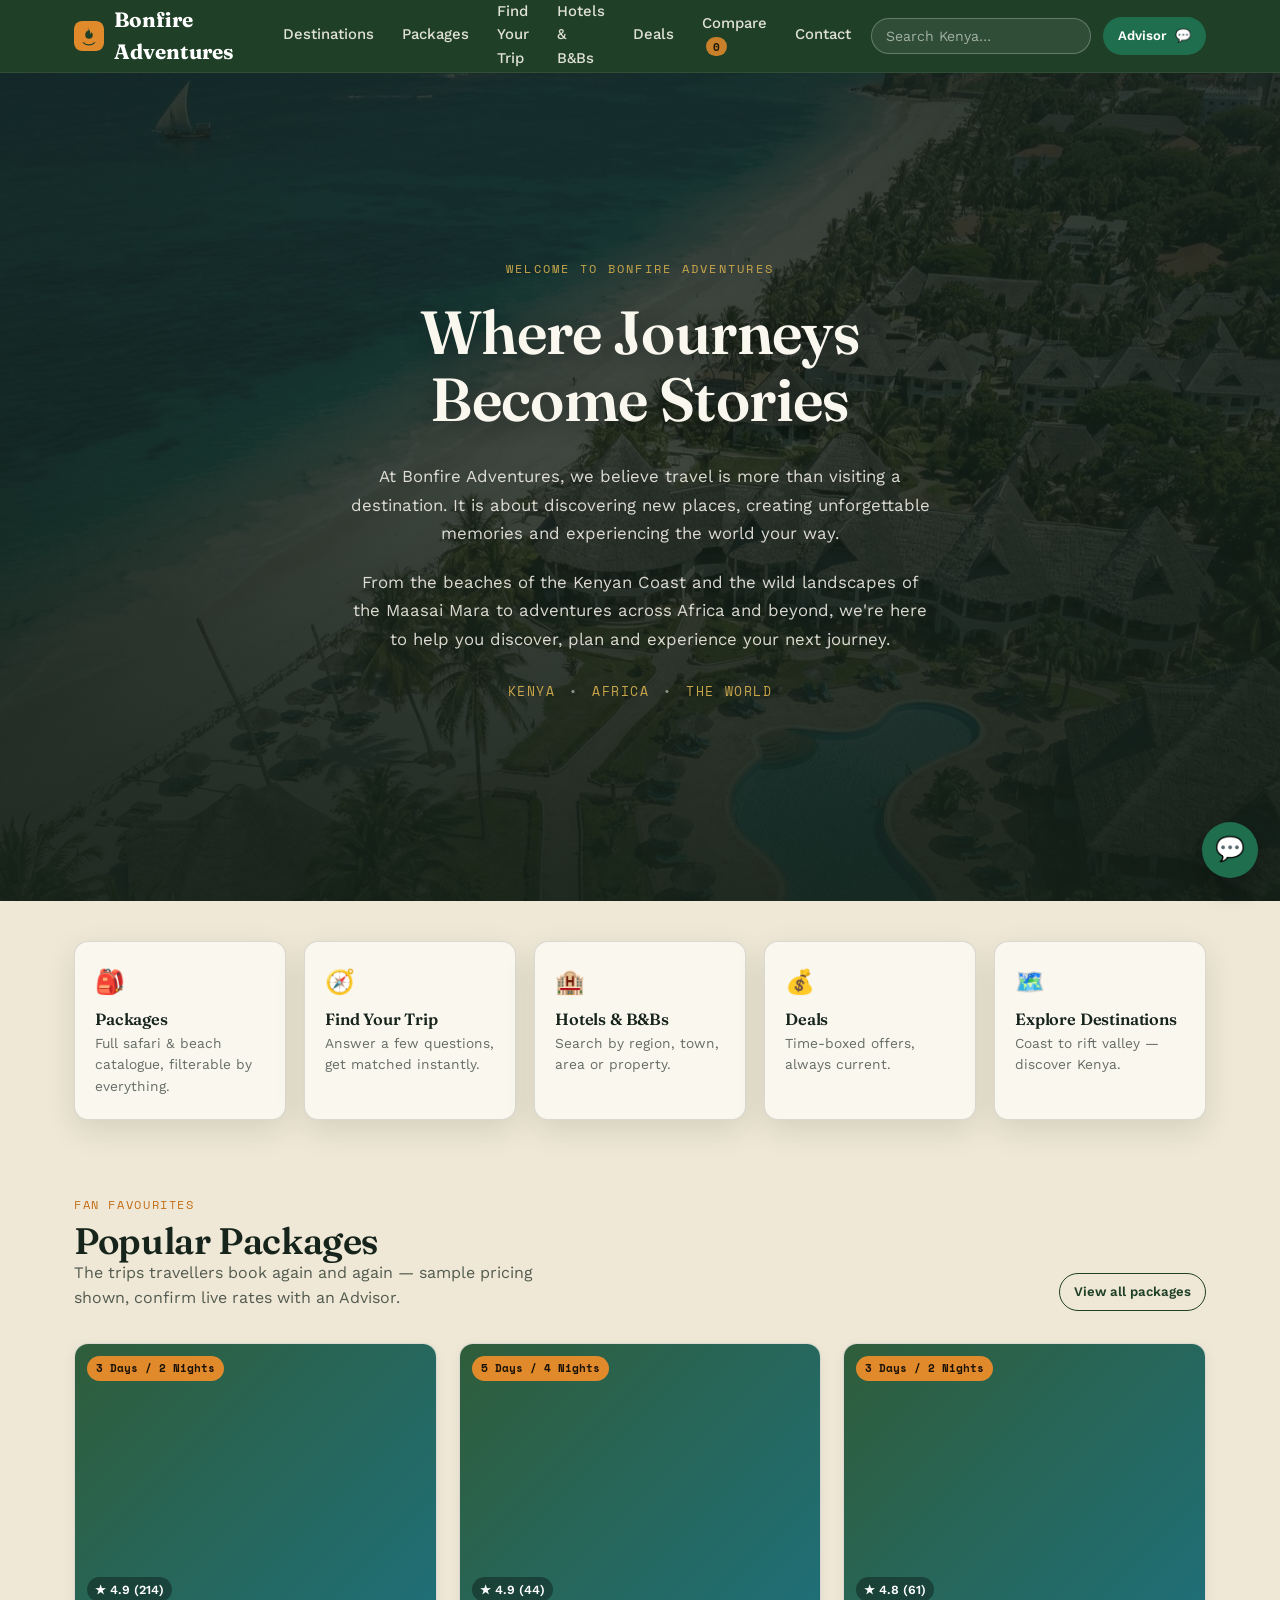
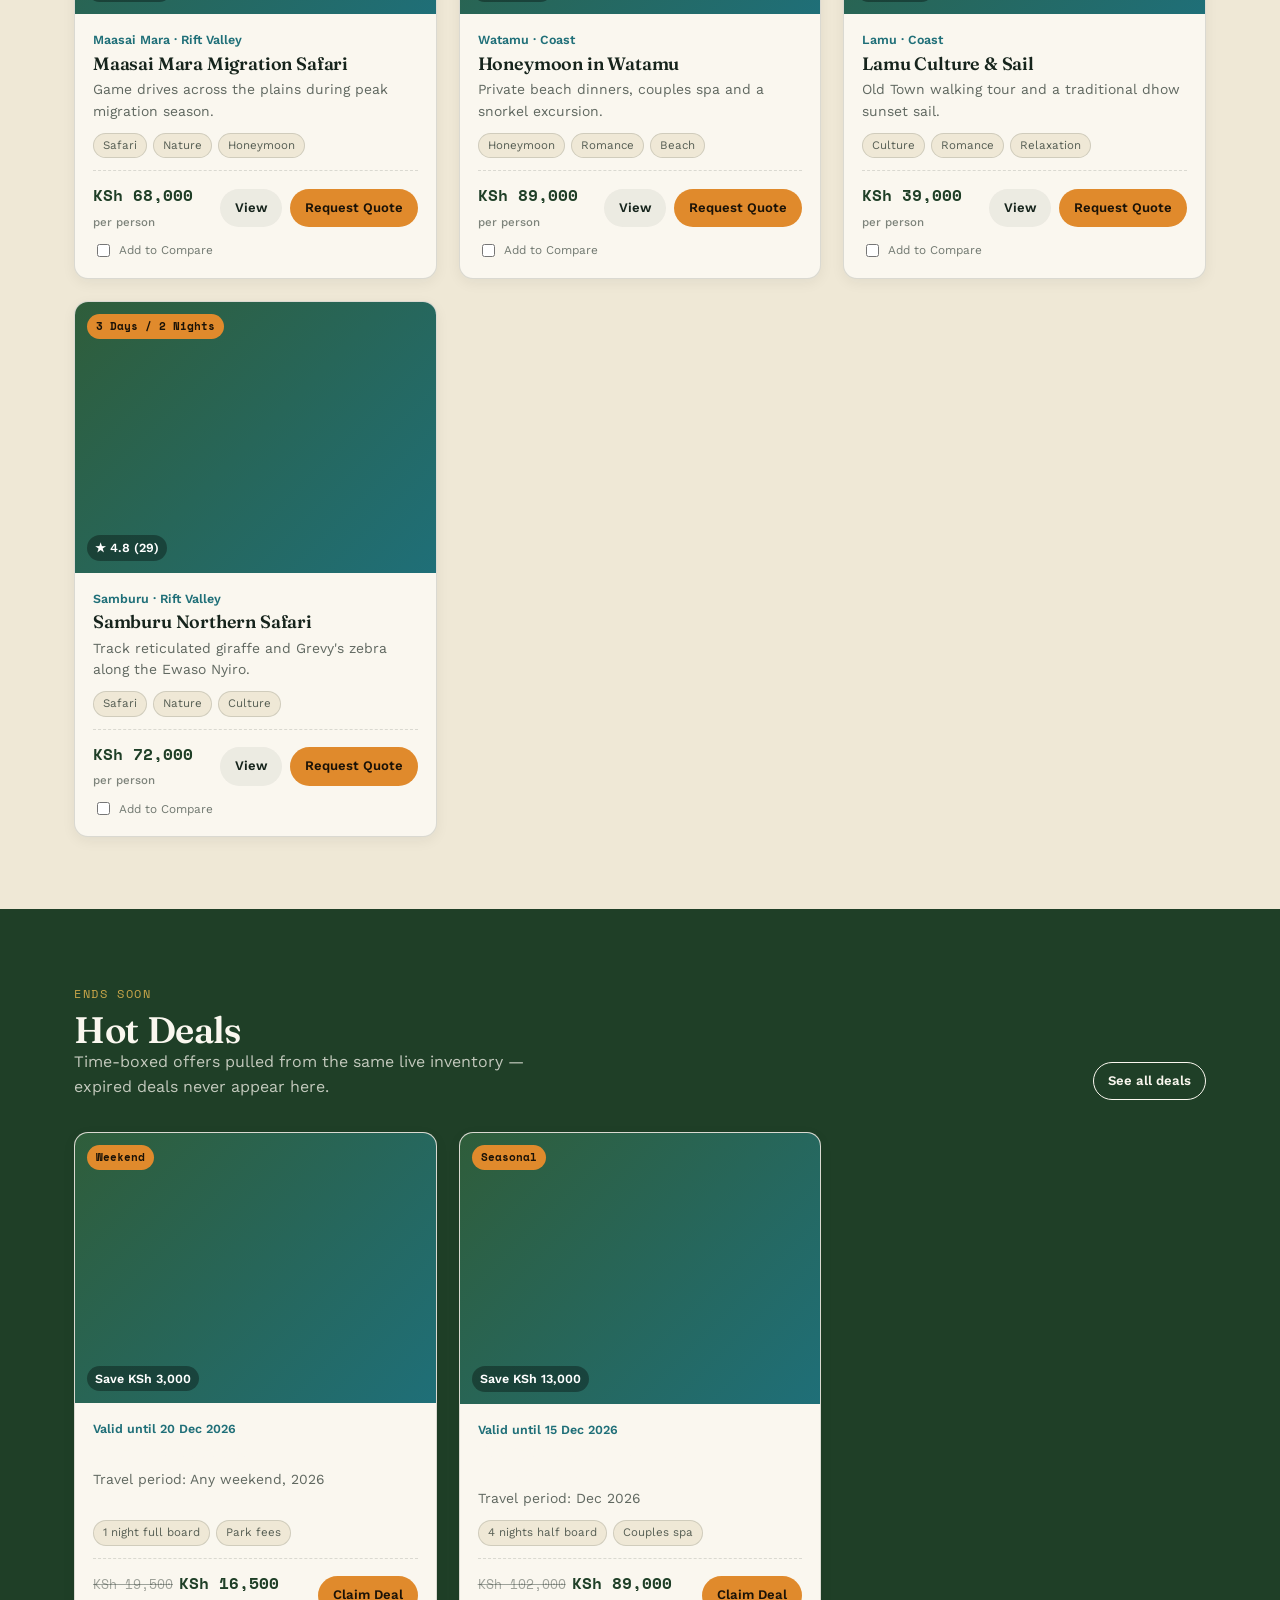
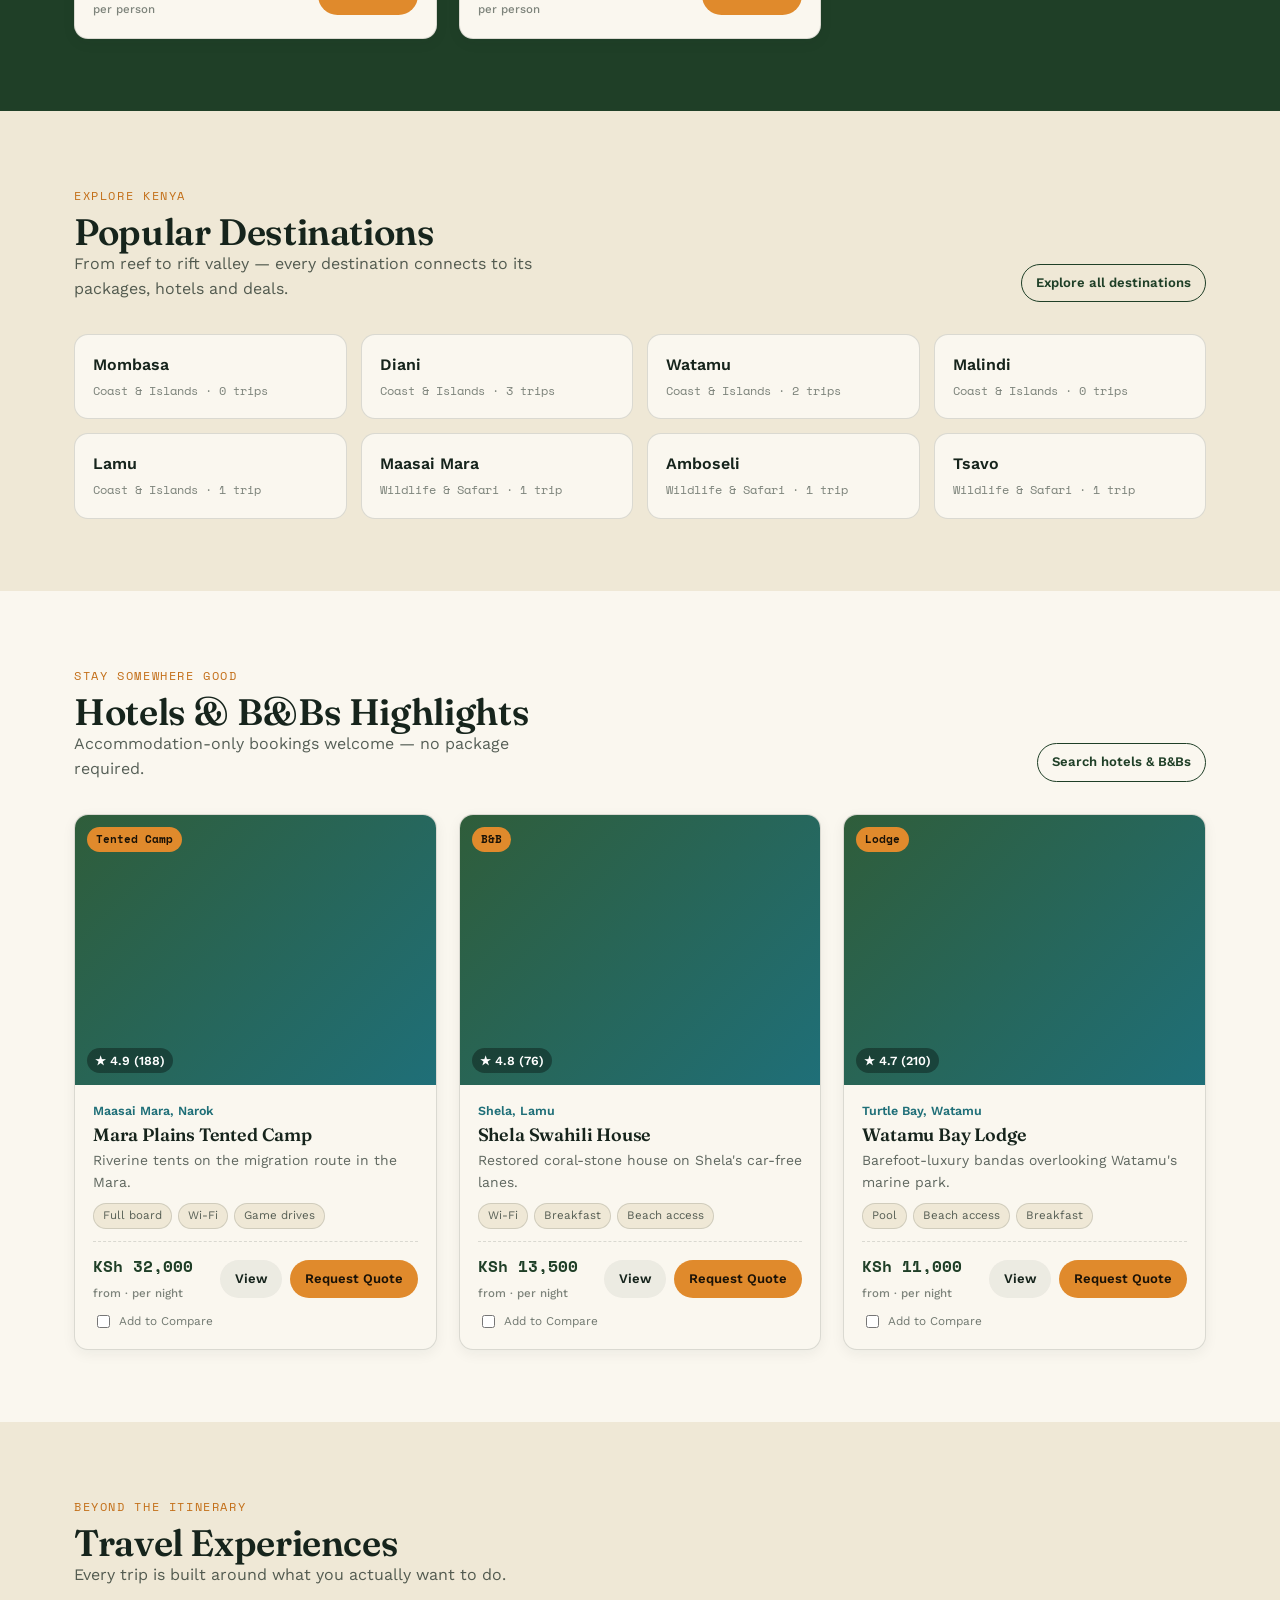
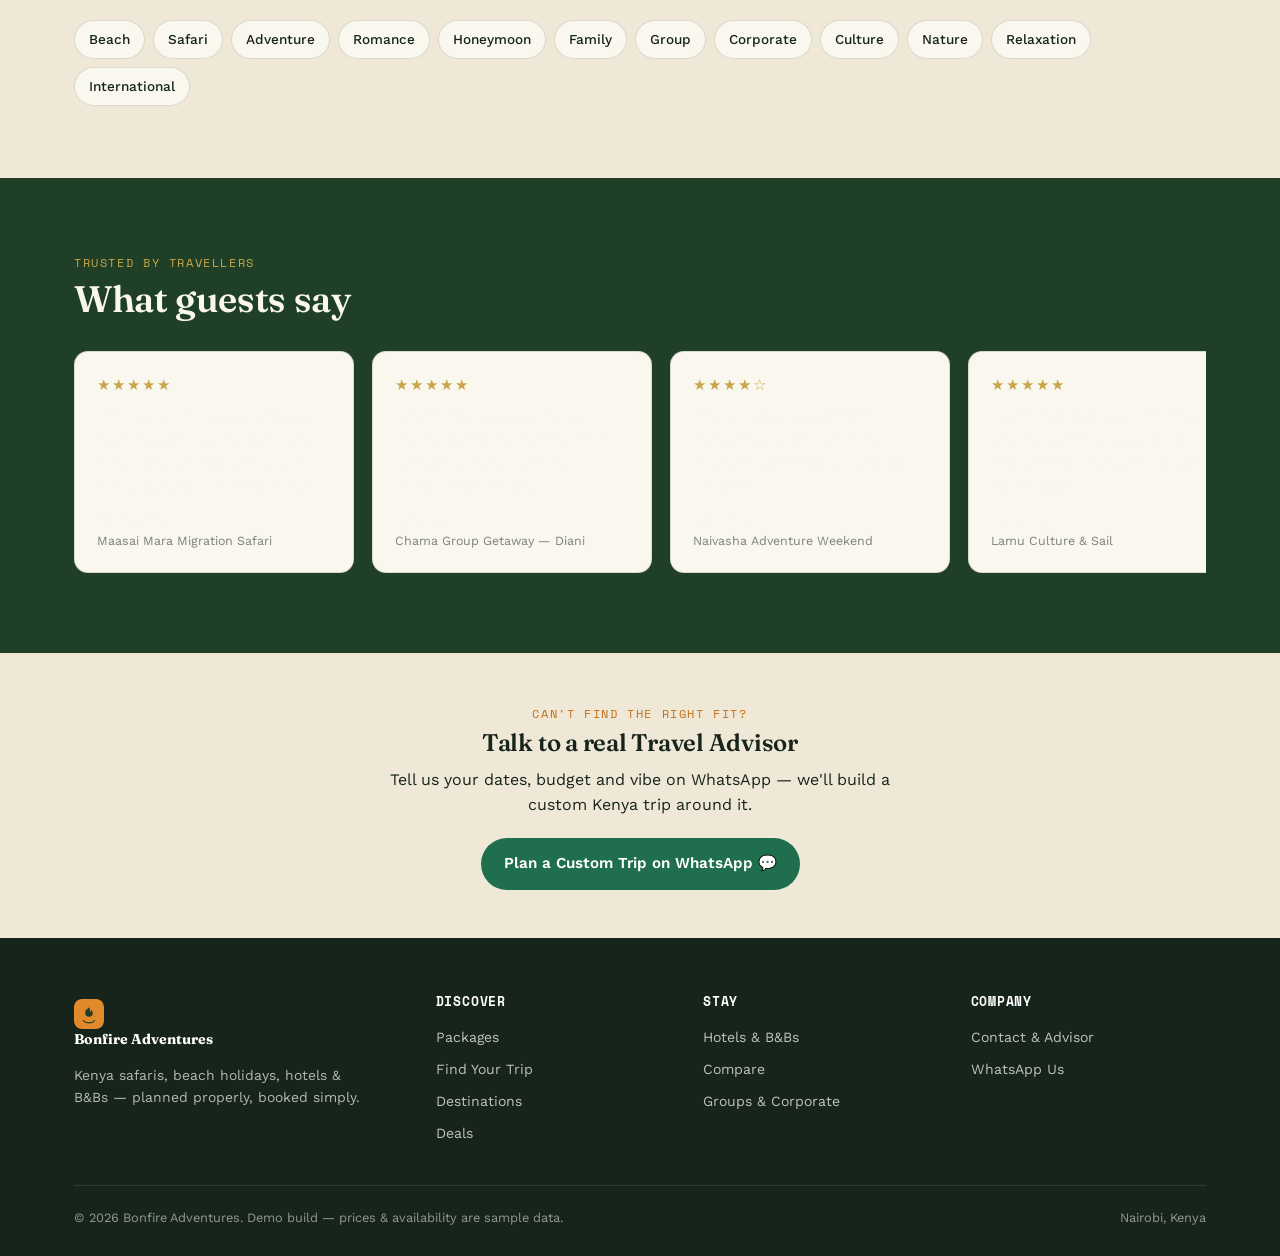
<file: index.html>
<!DOCTYPE html>
<html lang="en">
<head>
<meta charset="UTF-8">
<meta name="viewport" content="width=device-width, initial-scale=1.0">
<title>Bonfire Adventures — Kenya Safaris, Beach Holidays & Hotels</title>
<meta name="description" content="Discover Kenya with Bonfire Adventures — safari packages, beach holidays, hotels &amp; B&amp;Bs, hot deals and a Travel Advisor on WhatsApp. Search by destination, budget or experience.">
<meta property="og:title" content="Bonfire Adventures — Kenya Safaris, Beach Holidays & Hotels">
<meta property="og:description" content="One connected platform to discover Kenya: packages, hotels &amp; B&amp;Bs, deals and a real Travel Advisor.">
<meta property="og:type" content="website">
<link rel="canonical" href="https://example.com/">
<link rel="stylesheet" href="styles.css">
</head>
<body id="page-home">
<a class="skip-link" href="#main">Skip to content</a>

<header class="site-header">
  <div class="container">
    <a class="brand" href="index.html"><img src="assets/logos/bonfire-logo.svg" alt="Bonfire Adventures logo" class="brand-logo"> Bonfire Adventures</a>
    <nav class="main-nav" aria-label="Primary">
      <a href="pages/destinations.html">Destinations</a>
      <a href="pages/packages.html">Packages</a>
      <a href="pages/find-your-trip.html">Find Your Trip</a>
      <a href="pages/hotels.html">Hotels &amp; B&amp;Bs</a>
      <a href="pages/deals.html">Deals</a>
      <a href="pages/compare.html">Compare <span class="compare-badge" data-compare-count>0</span></a>
      <a href="pages/contact.html">Contact</a>
    </nav>
    <div class="header-actions">
      <div class="header-search">
        <input type="search" placeholder="Search Kenya…" aria-label="Global search" data-global-search>
        <div class="gs-results" hidden data-global-search-results></div>
      </div>
      <a class="btn btn-whatsapp btn-sm" data-whatsapp data-message="Hi, I'd like to speak with a Travel Advisor." target="_blank" rel="noopener"><span class="long">Advisor</span> 💬</a>
      <button class="nav-toggle" aria-label="Toggle menu" aria-expanded="false">☰</button>
    </div>
  </div>
</header>

<main id="main">

  <section class="hero" id="hero">
    <div class="hero-carousel" data-hero-carousel aria-hidden="true">
      <div class="hero-slide is-active" style="background-image:url('assets/images/hero/mombasa-05-aerial.jpg')"></div>
      <div class="hero-slide" style="background-image:url('assets/images/hero/coast-02-palms-beach.jpg')"></div>
      <div class="hero-slide" style="background-image:url('assets/images/hero/coast-01-camel.jpg')"></div>
      <div class="hero-slide" style="background-image:url('assets/images/hero/lamu-03-oldtown.jpg')"></div>
      <div class="hero-slide" style="background-image:url('assets/images/hero/coast-04-villa.jpg')"></div>
      <div class="hero-slide" style="background-image:url('assets/images/hero/coast-06-pool.jpg')"></div>
      <div class="hero-slide" style="background-image:url('assets/images/hero/mombasa-07-tusks.jpg')"></div>
    </div>
    <div class="hero-overlay"></div>

    <div class="container hero-intro">
      <p class="hero-kicker">Welcome to Bonfire Adventures</p>
      <h1 class="hero-headline">Where Journeys<br>Become Stories</h1>
      <p class="hero-copy">
        At Bonfire Adventures, we believe travel is more than visiting a destination.
        It is about discovering new places, creating unforgettable memories and
        experiencing the world your way.
      </p>
      <p class="hero-copy">
        From the beaches of the Kenyan Coast and the wild landscapes of the Maasai
        Mara to adventures across Africa and beyond, we're here to help you
        discover, plan and experience your next journey.
      </p>
      <p class="hero-tagline">Kenya <span>&bull;</span> Africa <span>&bull;</span> The World</p>
    </div>
  </section>

  <div class="container">
    <div class="cta-grid cta-grid--five">
      <a class="cta-card" href="pages/packages.html"><div class="icon">🎒</div><h3>Packages</h3><p>Full safari &amp; beach catalogue, filterable by everything.</p></a>
      <a class="cta-card" href="pages/find-your-trip.html"><div class="icon">🧭</div><h3>Find Your Trip</h3><p>Answer a few questions, get matched instantly.</p></a>
      <a class="cta-card" href="pages/hotels.html"><div class="icon">🏨</div><h3>Hotels &amp; B&amp;Bs</h3><p>Search by region, town, area or property.</p></a>
      <a class="cta-card" href="pages/deals.html"><div class="icon">💰</div><h3>Deals</h3><p>Time-boxed offers, always current.</p></a>
      <a class="cta-card" href="pages/destinations.html"><div class="icon">🗺️</div><h3>Explore Destinations</h3><p>Coast to rift valley — discover Kenya.</p></a>
    </div>
  </div>

  <section class="section">
    <div class="container">
      <div class="section-head">
        <div><span class="eyebrow">Fan favourites</span><h2>Popular Packages</h2><p>The trips travellers book again and again — sample pricing shown, confirm live rates with an Advisor.</p></div>
        <a class="btn btn-outline btn-sm" href="pages/packages.html">View all packages</a>
      </div>
      <div class="card-grid" data-home-packages></div>
    </div>
  </section>

  <section class="section section--deep">
    <div class="container">
      <div class="section-head">
        <div><span class="eyebrow">Ends soon</span><h2>Hot Deals</h2><p>Time-boxed offers pulled from the same live inventory — expired deals never appear here.</p></div>
        <a class="btn btn-outline btn-sm" href="pages/deals.html">See all deals</a>
      </div>
      <div class="card-grid" data-home-deals></div>
    </div>
  </section>

  <section class="section">
    <div class="container">
      <div class="section-head">
        <div><span class="eyebrow">Explore Kenya</span><h2>Popular Destinations</h2><p>From reef to rift valley — every destination connects to its packages, hotels and deals.</p></div>
        <a class="btn btn-outline btn-sm" href="pages/destinations.html">Explore all destinations</a>
      </div>
      <div class="region-grid" data-home-destinations></div>
    </div>
  </section>

  <section class="section" style="background:var(--sand-lt);">
    <div class="container">
      <div class="section-head">
        <div><span class="eyebrow">Stay somewhere good</span><h2>Hotels &amp; B&amp;Bs Highlights</h2><p>Accommodation-only bookings welcome — no package required.</p></div>
        <a class="btn btn-outline btn-sm" href="pages/hotels.html">Search hotels &amp; B&amp;Bs</a>
      </div>
      <div class="card-grid" data-home-hotels></div>
    </div>
  </section>

  <section class="section">
    <div class="container">
      <div class="section-head">
        <div><span class="eyebrow">Beyond the itinerary</span><h2>Travel Experiences</h2><p>Every trip is built around what you actually want to do.</p></div>
      </div>
      <div class="chip-row" data-home-experiences></div>
    </div>
  </section>

  <section class="section section--deep">
    <div class="container">
      <div class="section-head">
        <div><span class="eyebrow">Trusted by travellers</span><h2>What guests say</h2></div>
      </div>
      <div class="review-strip" data-home-reviews></div>
    </div>
  </section>

  <section class="section section--tight">
    <div class="container text-center">
      <span class="eyebrow">Can't find the right fit?</span>
      <h2>Talk to a real Travel Advisor</h2>
      <p style="max-width:52ch;margin:0 auto 20px;">Tell us your dates, budget and vibe on WhatsApp — we'll build a custom Kenya trip around it.</p>
      <a class="btn btn-whatsapp" data-whatsapp data-message="Hi, I'd like help planning a custom Kenya trip." target="_blank" rel="noopener">Plan a Custom Trip on WhatsApp 💬</a>
    </div>
  </section>

</main>

<footer class="site-footer">
  <div class="container">
    <div class="footer-grid">
      <div>
        <a class="brand" href="index.html" style="color:#fff;margin-bottom:10px;"><img src="assets/logos/bonfire-logo.svg" alt="Bonfire Adventures logo" class="brand-logo"> Bonfire Adventures</a>
        <p style="font-size:.87rem;max-width:32ch;color:rgba(250,247,239,.7);">Kenya safaris, beach holidays, hotels &amp; B&amp;Bs — planned properly, booked simply.</p>
      </div>
      <div>
        <h4>Discover</h4>
        <a href="pages/packages.html">Packages</a>
        <a href="pages/find-your-trip.html">Find Your Trip</a>
        <a href="pages/destinations.html">Destinations</a>
        <a href="pages/deals.html">Deals</a>
      </div>
      <div>
        <h4>Stay</h4>
        <a href="pages/hotels.html">Hotels &amp; B&amp;Bs</a>
        <a href="pages/compare.html">Compare</a>
        <a href="pages/find-your-trip.html">Groups &amp; Corporate</a>
      </div>
      <div>
        <h4>Company</h4>
        <a href="pages/contact.html">Contact &amp; Advisor</a>
        <a data-whatsapp data-message="Hi, I have a question about Bonfire Adventures." target="_blank" rel="noopener" href="#">WhatsApp Us</a>
      </div>
    </div>
    <div class="footer-bottom">
      <span>© <span data-year></span> Bonfire Adventures. Demo build — prices &amp; availability are sample data.</span>
      <span>Nairobi, Kenya</span>
    </div>
  </div>
</footer>

<a class="fab-whatsapp" data-whatsapp data-message="Hi, I'd like help planning a trip." target="_blank" rel="noopener" aria-label="Chat on WhatsApp">💬</a>

<script src="data.js"></script>
<script src="script.js"></script>
<script>
  (function () {
    // popular packages: top rated, 4 items
    var popular = BONFIRE_DATA.PACKAGES.slice().sort(function (a, b) { return b.rating - a.rating; }).slice(0, 4);
    document.querySelector('[data-home-packages]').innerHTML = popular.map(Bonfire.packageCardHTML).join('');

    // hot deals: active only, 3 items
    var deals = BONFIRE_DATA.getActiveDeals().slice(0, 3);
    document.querySelector('[data-home-deals]').innerHTML = deals.map(Bonfire.dealCardHTML).join('');

    // popular destinations: 8 tiles
    var destWrap = document.querySelector('[data-home-destinations]');
    BONFIRE_DATA.DESTINATIONS.slice(0, 8).forEach(function (d) {
      var count = BONFIRE_DATA.PACKAGES.filter(function (p) { return p.destinationId === d.id; }).length;
      var a = document.createElement('a');
      a.className = 'region-tile'; a.href = 'pages/destinations.html?id=' + d.id;
      a.innerHTML = d.name + '<span class="count">' + d.category + ' · ' + count + ' trip' + (count === 1 ? '' : 's') + '</span>';
      destWrap.appendChild(a);
    });

    // hotel highlights: top rated, 3 items
    var hotels = BONFIRE_DATA.HOTELS.slice().sort(function (a, b) { return b.rating - a.rating; }).slice(0, 3);
    document.querySelector('[data-home-hotels]').innerHTML = hotels.map(Bonfire.hotelCardHTML).join('');

    // experiences chip row (links into find-your-trip)
    var expWrap = document.querySelector('[data-home-experiences]');
    BONFIRE_DATA.EXPERIENCES.forEach(function (e) {
      var a = document.createElement('a');
      a.className = 'chip'; a.href = 'pages/find-your-trip.html?experience=' + encodeURIComponent(e);
      a.textContent = e;
      expWrap.appendChild(a);
    });

    // reviews
    document.querySelector('[data-home-reviews]').innerHTML = BONFIRE_DATA.REVIEWS.map(Bonfire.reviewCardHTML).join('');

    Bonfire.initWhatsAppButtons();

    // hero destination photo carousel — fade transition, autoplay, swipe support
    (function heroCarousel() {
      var track = document.querySelector('[data-hero-carousel]');
      if (!track) return;
      var slides = Array.prototype.slice.call(track.querySelectorAll('.hero-slide'));
      if (slides.length < 2) return;
      var current = 0;
      var timer = null;
      var INTERVAL = 5000;

      function goTo(index) {
        slides[current].classList.remove('is-active');
        current = (index + slides.length) % slides.length;
        slides[current].classList.add('is-active');
      }
      function next() { goTo(current + 1); }
      function restart() {
        if (timer) clearInterval(timer);
        timer = setInterval(next, INTERVAL);
      }
      restart();

      // touch/swipe support
      var startX = null;
      track.addEventListener('touchstart', function (e) { startX = e.touches[0].clientX; }, { passive: true });
      track.addEventListener('touchend', function (e) {
        if (startX === null) return;
        var diff = e.changedTouches[0].clientX - startX;
        if (Math.abs(diff) > 40) {
          diff < 0 ? goTo(current + 1) : goTo(current - 1);
          restart();
        }
        startX = null;
      }, { passive: true });
    })();
  })();
</script>
</body>
</html>
</file>
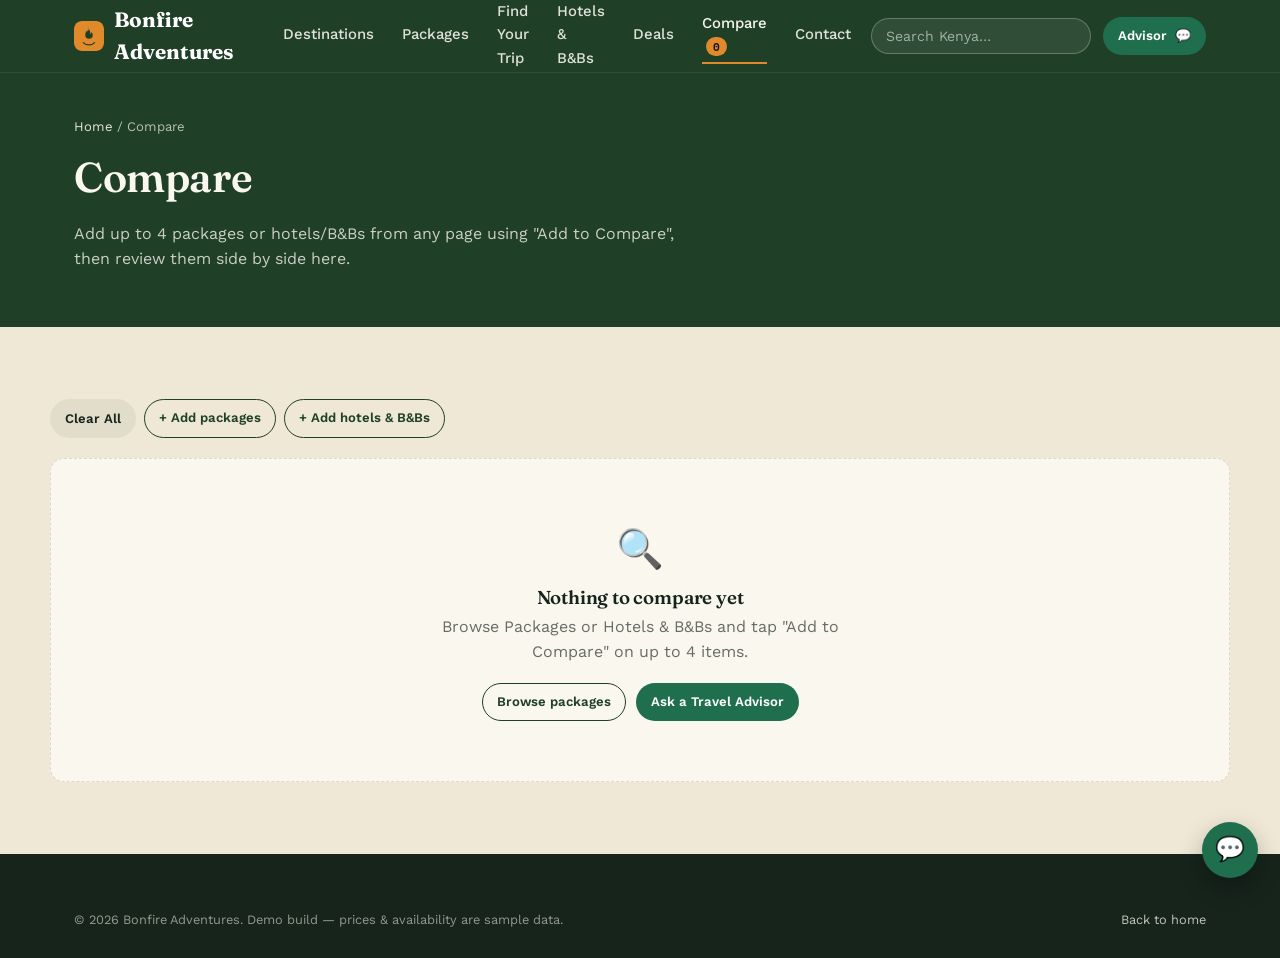
<file: pages/compare.html>
<!DOCTYPE html>
<html lang="en">
<head>
<meta charset="UTF-8">
<meta name="viewport" content="width=device-width, initial-scale=1.0">
<title>Compare — Bonfire Adventures</title>
<meta name="description" content="Compare up to four Bonfire Adventures packages or hotels side by side — price, duration, inclusions, amenities and rating.">
<link rel="canonical" href="https://example.com/pages/compare.html">
<link rel="stylesheet" href="../styles.css">
</head>
<body id="page-compare">
<a class="skip-link" href="#main">Skip to content</a>

<header class="site-header">
  <div class="container">
    <a class="brand" href="../index.html"><img src="../assets/logos/bonfire-logo.svg" alt="Bonfire Adventures logo" class="brand-logo"> Bonfire Adventures</a>
    <nav class="main-nav" aria-label="Primary">
      <a href="destinations.html">Destinations</a>
      <a href="packages.html">Packages</a>
      <a href="find-your-trip.html">Find Your Trip</a>
      <a href="hotels.html">Hotels &amp; B&amp;Bs</a>
      <a href="deals.html">Deals</a>
      <a href="compare.html" class="is-active">Compare <span class="compare-badge" data-compare-count>0</span></a>
      <a href="contact.html">Contact</a>
    </nav>
    <div class="header-actions">
      <div class="header-search">
        <input type="search" placeholder="Search Kenya…" aria-label="Global search" data-global-search>
        <div class="gs-results" hidden data-global-search-results></div>
      </div>
      <a class="btn btn-whatsapp btn-sm" data-whatsapp data-message="Hi, I'd like to speak with a Travel Advisor." target="_blank" rel="noopener"><span class="long">Advisor</span> 💬</a>
      <button class="nav-toggle" aria-label="Toggle menu" aria-expanded="false">☰</button>
    </div>
  </div>
</header>

<main id="main">
  <div class="page-hero">
    <div class="container">
      <div class="breadcrumbs" style="color:rgba(250,247,239,.7);"><a href="../index.html" style="color:rgba(250,247,239,.9);">Home</a> / Compare</div>
      <h1>Compare</h1>
      <p>Add up to 4 packages or hotels/B&amp;Bs from any page using "Add to Compare", then review them side by side here.</p>
    </div>
  </div>

  <div class="container section">
    <div class="chip-row" style="margin-bottom:20px;">
      <button class="btn btn-ghost btn-sm" id="clear-all">Clear All</button>
      <a class="btn btn-outline btn-sm" href="packages.html">+ Add packages</a>
      <a class="btn btn-outline btn-sm" href="hotels.html">+ Add hotels &amp; B&amp;Bs</a>
    </div>
    <div id="compare-wrap"></div>
  </div>
</main>

<footer class="site-footer">
  <div class="container">
    <div class="footer-bottom">
      <span>© <span data-year></span> Bonfire Adventures. Demo build — prices &amp; availability are sample data.</span>
      <a href="../index.html" style="color:rgba(250,247,239,.75);">Back to home</a>
    </div>
  </div>
</footer>

<a class="fab-whatsapp" data-whatsapp data-message="Hi, I'd like help choosing between a few options." target="_blank" rel="noopener" aria-label="Chat on WhatsApp">💬</a>

<script src="../data.js"></script>
<script src="../script.js"></script>
<script>
(function () {
  function itemFor(entry) {
    return entry.type === 'package' ? BONFIRE_DATA.getPackageById(entry.id) : BONFIRE_DATA.getHotelById(entry.id);
  }

  function render() {
    const list = Bonfire.getCompareList().map(function (e) { return { entry: e, item: itemFor(e) }; }).filter(function (x) { return x.item; });
    const wrap = document.getElementById('compare-wrap');

    if (!list.length) {
      wrap.innerHTML = Bonfire.emptyStateHTML({ icon: '🔍', title: 'Nothing to compare yet', text: 'Browse Packages or Hotels & B&Bs and tap "Add to Compare" on up to 4 items.', altHref: 'packages.html', altLabel: 'Browse packages' });
      return;
    }

    const packages = list.filter(function (x) { return x.entry.type === 'package'; });
    const hotels = list.filter(function (x) { return x.entry.type === 'hotel'; });

    let html = '';
    if (packages.length) html += renderTable('Packages', packages, packageRows);
    if (hotels.length) html += renderTable('Hotels & B&Bs', hotels, hotelRows);
    wrap.innerHTML = html;

    document.querySelectorAll('[data-remove]').forEach(function (btn) {
      btn.addEventListener('click', function () {
        Bonfire.removeFromCompare(btn.getAttribute('data-type'), btn.getAttribute('data-id'));
        render();
      });
    });
  }

  function renderTable(title, items, rowsFn) {
    const rows = rowsFn();
    let html = '<h2>' + title + '</h2><div class="compare-table-wrap"><table class="compare-table"><thead><tr><th>Field</th>';
    items.forEach(function (x) { html += '<th>' + x.item.name + '<br><button class="compare-remove" data-remove data-type="' + x.entry.type + '" data-id="' + x.entry.id + '">Remove</button></th>'; });
    for (let i = items.length; i < 4; i++) html += '<th class="slot-empty">Empty slot</th>';
    html += '</tr></thead><tbody>';
    rows.forEach(function (row) {
      html += '<tr><th>' + row.label + '</th>';
      items.forEach(function (x) { html += '<td>' + row.value(x.item) + '</td>'; });
      for (let i = items.length; i < 4; i++) html += '<td class="slot-empty">—</td>';
      html += '</tr>';
    });
    html += '</tbody></table></div><br>';
    return html;
  }

  function packageRows() {
    return [
      { label: 'Destination', value: function (p) { const d = BONFIRE_DATA.getDestinationById(p.destinationId); return d ? d.name : p.region; } },
      { label: 'Duration', value: function (p) { return p.duration; } },
      { label: 'Price', value: function (p) { return Bonfire.formatKES(p.price) + ' ' + p.priceBasis; } },
      { label: 'Accommodation', value: function (p) { return p.accommodation; } },
      { label: 'Transport', value: function (p) { return p.transport; } },
      { label: 'Meals', value: function (p) { return p.meals; } },
      { label: 'Inclusions', value: function (p) { return p.inclusions.join(', '); } },
      { label: 'Exclusions', value: function (p) { return p.exclusions.join(', '); } },
      { label: 'Rating', value: function (p) { return '★ ' + p.rating + ' (' + p.reviewCount + ')'; } },
      { label: '', value: function (p) { return '<a class="btn btn-primary btn-sm" href="packages.html?id=' + p.id + '">View / Select</a>'; } }
    ];
  }

  function hotelRows() {
    return [
      { label: 'Location', value: function (h) { return h.area + ', ' + h.town; } },
      { label: 'Price', value: function (h) { return Bonfire.formatKES(h.priceFrom) + ' from · ' + h.priceBasis; } },
      { label: 'Room / Type', value: function (h) { return h.type; } },
      { label: 'Rating', value: function (h) { return '★ ' + h.rating + ' (' + h.reviewCount + ')'; } },
      { label: 'Meal plan', value: function (h) { return h.mealPlan; } },
      { label: 'Amenities', value: function (h) { return h.amenities.join(', '); } },
      { label: 'Cancellation policy', value: function () { return 'Standard — confirm with Advisor'; } },
      { label: 'Availability', value: function () { return 'Request to confirm'; } },
      { label: '', value: function (h) { return '<a class="btn btn-primary btn-sm" href="hotels.html?id=' + h.id + '">View / Select</a>'; } }
    ];
  }

  document.getElementById('clear-all').addEventListener('click', function () { Bonfire.clearCompare(); render(); });
  render();
})();
</script>
</body>
</html>
</file>
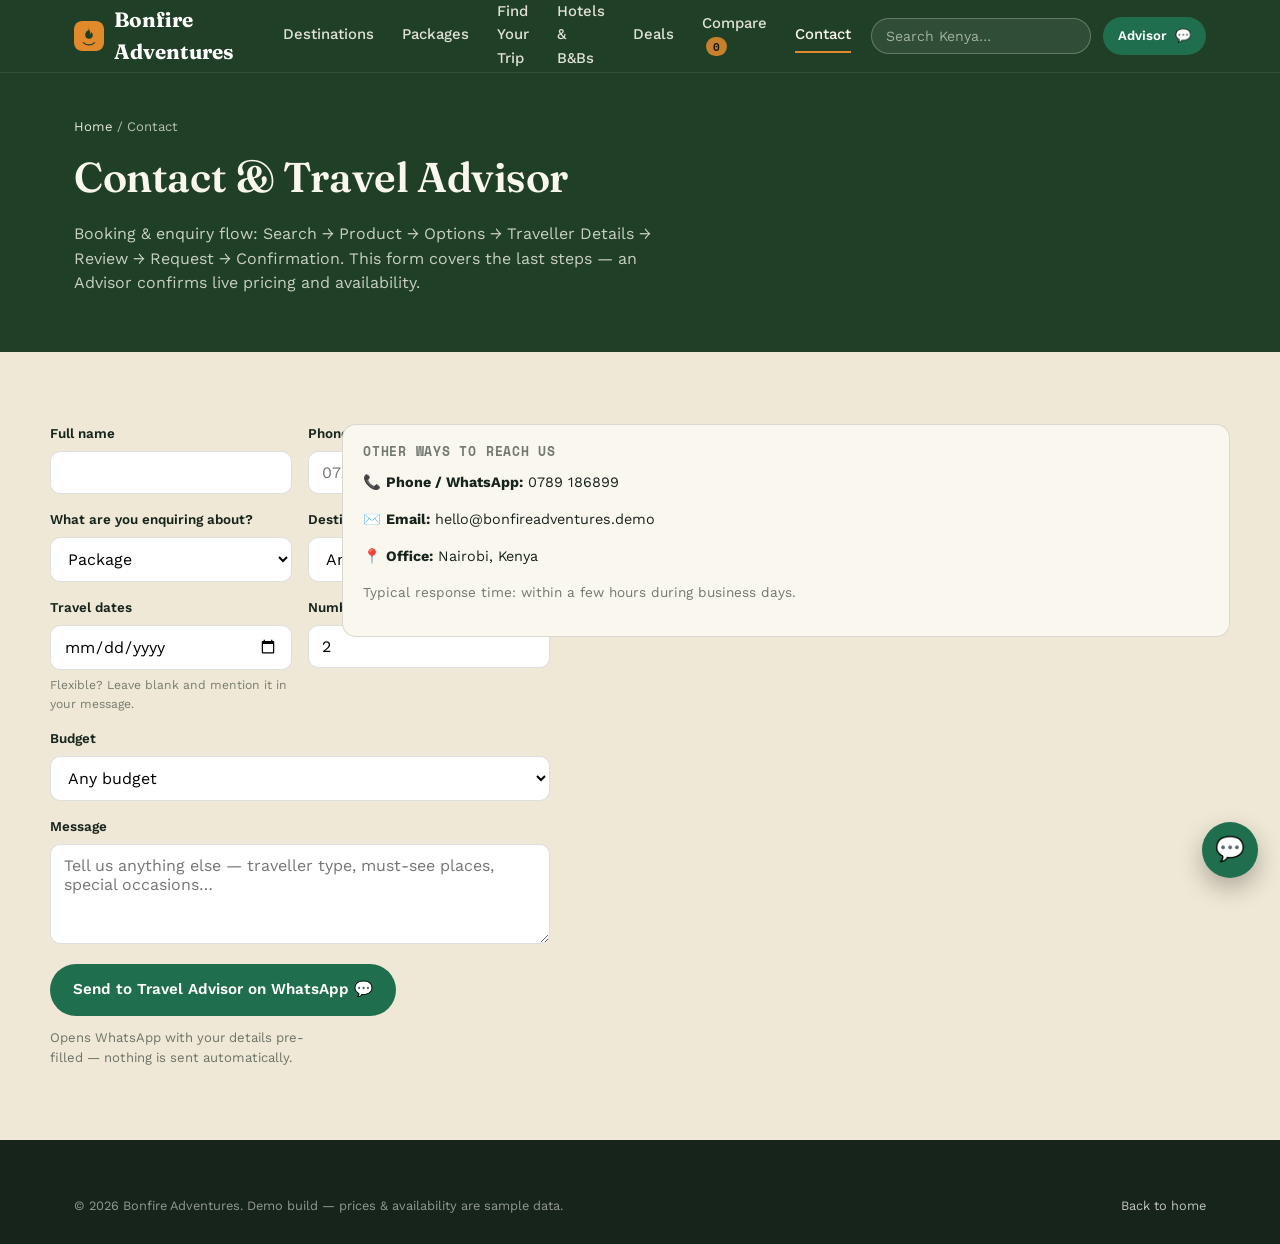
<file: pages/contact.html>
<!DOCTYPE html>
<html lang="en">
<head>
<meta charset="UTF-8">
<meta name="viewport" content="width=device-width, initial-scale=1.0">
<title>Contact &amp; Travel Advisor — Bonfire Adventures</title>
<meta name="description" content="Reach a Bonfire Adventures Travel Advisor on WhatsApp or send an enquiry — plan packages, hotels, groups or custom trips.">
<link rel="canonical" href="https://example.com/pages/contact.html">
<link rel="stylesheet" href="../styles.css">
</head>
<body id="page-contact">
<a class="skip-link" href="#main">Skip to content</a>

<header class="site-header">
  <div class="container">
    <a class="brand" href="../index.html"><img src="../assets/logos/bonfire-logo.svg" alt="Bonfire Adventures logo" class="brand-logo"> Bonfire Adventures</a>
    <nav class="main-nav" aria-label="Primary">
      <a href="destinations.html">Destinations</a>
      <a href="packages.html">Packages</a>
      <a href="find-your-trip.html">Find Your Trip</a>
      <a href="hotels.html">Hotels &amp; B&amp;Bs</a>
      <a href="deals.html">Deals</a>
      <a href="compare.html">Compare <span class="compare-badge" data-compare-count>0</span></a>
      <a href="contact.html" class="is-active">Contact</a>
    </nav>
    <div class="header-actions">
      <div class="header-search">
        <input type="search" placeholder="Search Kenya…" aria-label="Global search" data-global-search>
        <div class="gs-results" hidden data-global-search-results></div>
      </div>
      <a class="btn btn-whatsapp btn-sm" data-whatsapp data-message="Hi, I'd like to speak with a Travel Advisor." target="_blank" rel="noopener"><span class="long">Advisor</span> 💬</a>
      <button class="nav-toggle" aria-label="Toggle menu" aria-expanded="false">☰</button>
    </div>
  </div>
</header>

<main id="main">
  <div class="page-hero">
    <div class="container">
      <div class="breadcrumbs" style="color:rgba(250,247,239,.7);"><a href="../index.html" style="color:rgba(250,247,239,.9);">Home</a> / Contact</div>
      <h1>Contact &amp; Travel Advisor</h1>
      <p>Booking &amp; enquiry flow: Search → Product → Options → Traveller Details → Review → Request → Confirmation. This form covers the last steps — an Advisor confirms live pricing and availability.</p>
    </div>
  </div>

  <div class="container section">
    <div class="layout-split">
      <div>
        <form id="enquiry-form" novalidate>
          <div class="form-grid">
            <div class="form-field">
              <label for="c-name">Full name</label>
              <input type="text" id="c-name" required>
              <span class="error-text" id="err-name">Please enter your name.</span>
            </div>
            <div class="form-field">
              <label for="c-phone">Phone / WhatsApp number</label>
              <input type="tel" id="c-phone" required placeholder="07XX XXX XXX">
              <span class="error-text" id="err-phone">Please enter a valid phone number.</span>
            </div>
            <div class="form-field">
              <label for="c-product">What are you enquiring about?</label>
              <select id="c-product">
                <option>Package</option>
                <option>Hotel / B&amp;B</option>
                <option>Custom trip</option>
                <option>Group / Corporate</option>
                <option>General question</option>
              </select>
            </div>
            <div class="form-field">
              <label for="c-dest">Destination</label>
              <select id="c-dest"><option value="">Anywhere</option></select>
            </div>
            <div class="form-field">
              <label for="c-dates">Travel dates</label>
              <input type="date" id="c-dates">
              <span class="hint">Flexible? Leave blank and mention it in your message.</span>
            </div>
            <div class="form-field">
              <label for="c-travellers">Number of travellers</label>
              <input type="number" id="c-travellers" min="1" value="2">
            </div>
            <div class="form-field full">
              <label for="c-budget">Budget</label>
              <select id="c-budget"><option value="">Any budget</option></select>
            </div>
            <div class="form-field full">
              <label for="c-message">Message</label>
              <textarea id="c-message" rows="4" placeholder="Tell us anything else — traveller type, must-see places, special occasions…"></textarea>
            </div>
          </div>
          <div style="margin-top:20px;display:flex;gap:12px;flex-wrap:wrap;">
            <a class="btn btn-whatsapp" id="c-submit" data-analytics="advisor-request" target="_blank" rel="noopener">Send to Travel Advisor on WhatsApp 💬</a>
            <span style="font-size:.82rem;color:rgba(22,36,28,.6);align-self:center;">Opens WhatsApp with your details pre-filled — nothing is sent automatically.</span>
          </div>
        </form>
      </div>

      <aside class="filters" style="position:static;">
        <h4>Other ways to reach us</h4>
        <p style="font-size:.9rem;">📞 <strong>Phone / WhatsApp:</strong> 0789 186899</p>
        <p style="font-size:.9rem;">✉️ <strong>Email:</strong> hello@bonfireadventures.demo</p>
        <p style="font-size:.9rem;">📍 <strong>Office:</strong> Nairobi, Kenya</p>
        <p style="font-size:.85rem;color:rgba(22,36,28,.6);">Typical response time: within a few hours during business days.</p>
      </aside>
    </div>
  </div>
</main>

<footer class="site-footer">
  <div class="container">
    <div class="footer-bottom">
      <span>© <span data-year></span> Bonfire Adventures. Demo build — prices &amp; availability are sample data.</span>
      <a href="../index.html" style="color:rgba(250,247,239,.75);">Back to home</a>
    </div>
  </div>
</footer>

<a class="fab-whatsapp" data-whatsapp data-message="Hi, I'd like to speak with a Travel Advisor." target="_blank" rel="noopener" aria-label="Chat on WhatsApp">💬</a>

<script src="../data.js"></script>
<script src="../script.js"></script>
<script>
(function () {
  function populateSelect(sel, items, valueFn, labelFn) {
    items.forEach(function (i) {
      const o = document.createElement('option'); o.value = valueFn(i); o.textContent = labelFn(i); sel.appendChild(o);
    });
  }
  populateSelect(document.getElementById('c-dest'), BONFIRE_DATA.DESTINATIONS, function (d) { return d.name; }, function (d) { return d.name; });
  populateSelect(document.getElementById('c-budget'), BONFIRE_DATA.BUDGET_BANDS, function (b) { return b.label; }, function (b) { return b.label; });

  function validate() {
    let ok = true;
    const name = document.getElementById('c-name');
    const phone = document.getElementById('c-phone');
    document.getElementById('err-name').classList.toggle('is-visible', !name.value.trim());
    name.classList.toggle('form-error', !name.value.trim());
    if (!name.value.trim()) ok = false;
    const phoneOk = /^[0-9+\s-]{7,}$/.test(phone.value.trim());
    document.getElementById('err-phone').classList.toggle('is-visible', !phoneOk);
    phone.classList.toggle('form-error', !phoneOk);
    if (!phoneOk) ok = false;
    return ok;
  }

  document.getElementById('c-submit').addEventListener('click', function (e) {
    e.preventDefault();
    if (!validate()) return;
    const details = {
      product: document.getElementById('c-product').value,
      destination: document.getElementById('c-dest').value,
      dates: document.getElementById('c-dates').value || 'Flexible',
      travellers: document.getElementById('c-travellers').value,
      budget: document.getElementById('c-budget').value,
      custom: 'Name: ' + document.getElementById('c-name').value + '\nPhone: ' + document.getElementById('c-phone').value + '\nMessage: ' + (document.getElementById('c-message').value || 'None')
    };
    window.open(Bonfire.buildWhatsAppLink(details), '_blank', 'noopener');
  });
})();
</script>
</body>
</html>
</file>
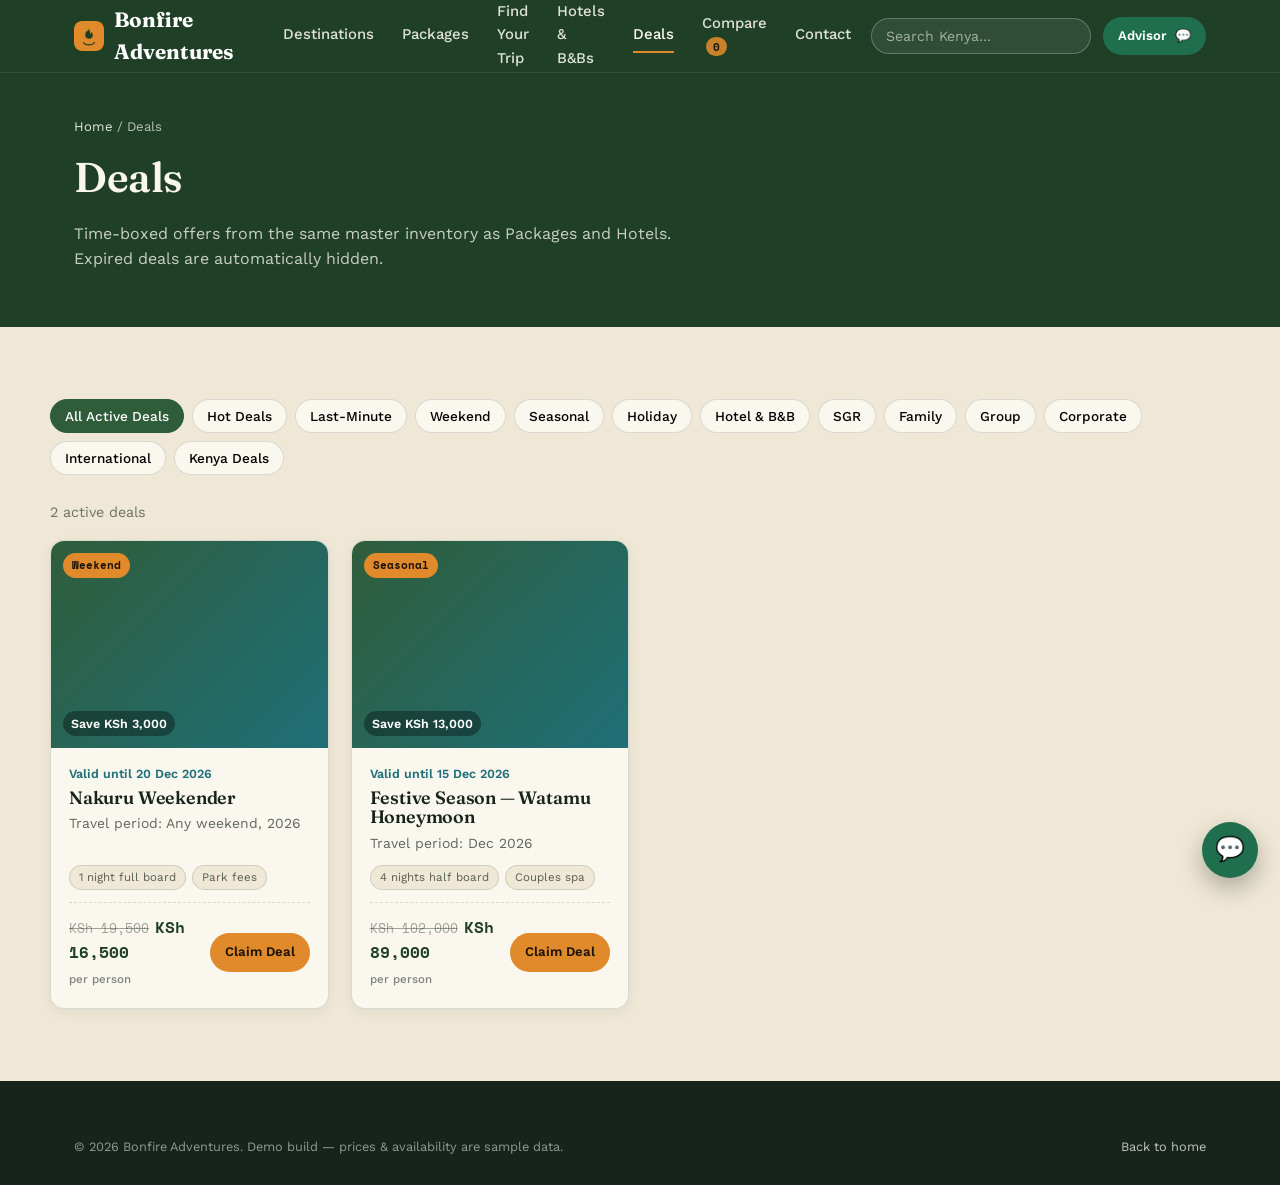
<file: pages/deals.html>
<!DOCTYPE html>
<html lang="en">
<head>
<meta charset="UTF-8">
<meta name="viewport" content="width=device-width, initial-scale=1.0">
<title>Deals — Bonfire Adventures</title>
<meta name="description" content="Hot deals, last-minute offers, seasonal and group discounts across Bonfire Adventures' packages, hotels and B&Bs. Expired deals are never shown as active.">
<link rel="canonical" href="https://example.com/pages/deals.html">
<link rel="stylesheet" href="../styles.css">
</head>
<body id="page-deals">
<a class="skip-link" href="#main">Skip to content</a>

<header class="site-header">
  <div class="container">
    <a class="brand" href="../index.html"><img src="../assets/logos/bonfire-logo.svg" alt="Bonfire Adventures logo" class="brand-logo"> Bonfire Adventures</a>
    <nav class="main-nav" aria-label="Primary">
      <a href="destinations.html">Destinations</a>
      <a href="packages.html">Packages</a>
      <a href="find-your-trip.html">Find Your Trip</a>
      <a href="hotels.html">Hotels &amp; B&amp;Bs</a>
      <a href="deals.html">Deals</a>
      <a href="compare.html">Compare <span class="compare-badge" data-compare-count>0</span></a>
      <a href="contact.html">Contact</a>
    </nav>
    <div class="header-actions">
      <div class="header-search">
        <input type="search" placeholder="Search Kenya…" aria-label="Global search" data-global-search>
        <div class="gs-results" hidden data-global-search-results></div>
      </div>
      <a class="btn btn-whatsapp btn-sm" data-whatsapp data-message="Hi, I'd like to speak with a Travel Advisor." target="_blank" rel="noopener"><span class="long">Advisor</span> 💬</a>
      <button class="nav-toggle" aria-label="Toggle menu" aria-expanded="false">☰</button>
    </div>
  </div>
</header>

<main id="main">
  <div class="page-hero">
    <div class="container">
      <div class="breadcrumbs" style="color:rgba(250,247,239,.7);"><a href="../index.html" style="color:rgba(250,247,239,.9);">Home</a> / Deals</div>
      <h1>Deals</h1>
      <p>Time-boxed offers from the same master inventory as Packages and Hotels. Expired deals are automatically hidden.</p>
    </div>
  </div>

  <div class="container section">
    <div class="chip-row" id="deal-chips" style="margin-bottom:26px;"></div>
    <div class="section-head" style="margin-bottom:16px;">
      <p id="result-count" style="margin:0;font-size:.9rem;color:rgba(22,36,28,.6);"></p>
    </div>
    <div class="card-grid" data-deal-results></div>
  </div>
</main>

<footer class="site-footer">
  <div class="container">
    <div class="footer-bottom">
      <span>© <span data-year></span> Bonfire Adventures. Demo build — prices &amp; availability are sample data.</span>
      <a href="../index.html" style="color:rgba(250,247,239,.75);">Back to home</a>
    </div>
  </div>
</footer>

<a class="fab-whatsapp" data-whatsapp data-message="Hi, I'd like help with a deal." target="_blank" rel="noopener" aria-label="Chat on WhatsApp">💬</a>

<script src="../data.js"></script>
<script src="../script.js"></script>
<script>
(function () {
  const params = new URLSearchParams(location.search);
  let activeCat = params.get('category') || '';
  const categories = Array.from(new Set(BONFIRE_DATA.DEALS.map(function (d) { return d.category; })));

  function renderChips() {
    const wrap = document.getElementById('deal-chips');
    const all = document.createElement('button');
    all.type = 'button'; all.className = 'chip' + (activeCat ? '' : ' is-active'); all.textContent = 'All Active Deals';
    all.addEventListener('click', function () { activeCat = ''; renderChips(); renderGrid(); });
    wrap.innerHTML = '';
    wrap.appendChild(all);
    categories.forEach(function (cat) {
      const chip = document.createElement('button');
      chip.type = 'button'; chip.className = 'chip' + (activeCat === cat ? ' is-active' : ''); chip.textContent = cat;
      chip.addEventListener('click', function () { activeCat = cat; renderChips(); renderGrid(); });
      wrap.appendChild(chip);
    });
  }

  function renderGrid() {
    let deals = BONFIRE_DATA.getActiveDeals();
    if (activeCat) deals = deals.filter(function (d) { return d.category === activeCat; });
    document.getElementById('result-count').textContent = deals.length + ' active deal' + (deals.length === 1 ? '' : 's');
    const wrap = document.querySelector('[data-deal-results]');
    wrap.innerHTML = deals.length
      ? deals.map(Bonfire.dealCardHTML).join('')
      : Bonfire.emptyStateHTML({ title: 'No active deals in this category right now', text: 'Deals rotate often — check back soon, or ask an Advisor about upcoming offers.', altHref: 'deals.html', altLabel: 'See all active deals', waMessage: 'Hi, are there any upcoming deals for this category?' });
    Bonfire.initWhatsAppButtons();
  }

  renderChips();
  renderGrid();
})();
</script>
</body>
</html>
</file>
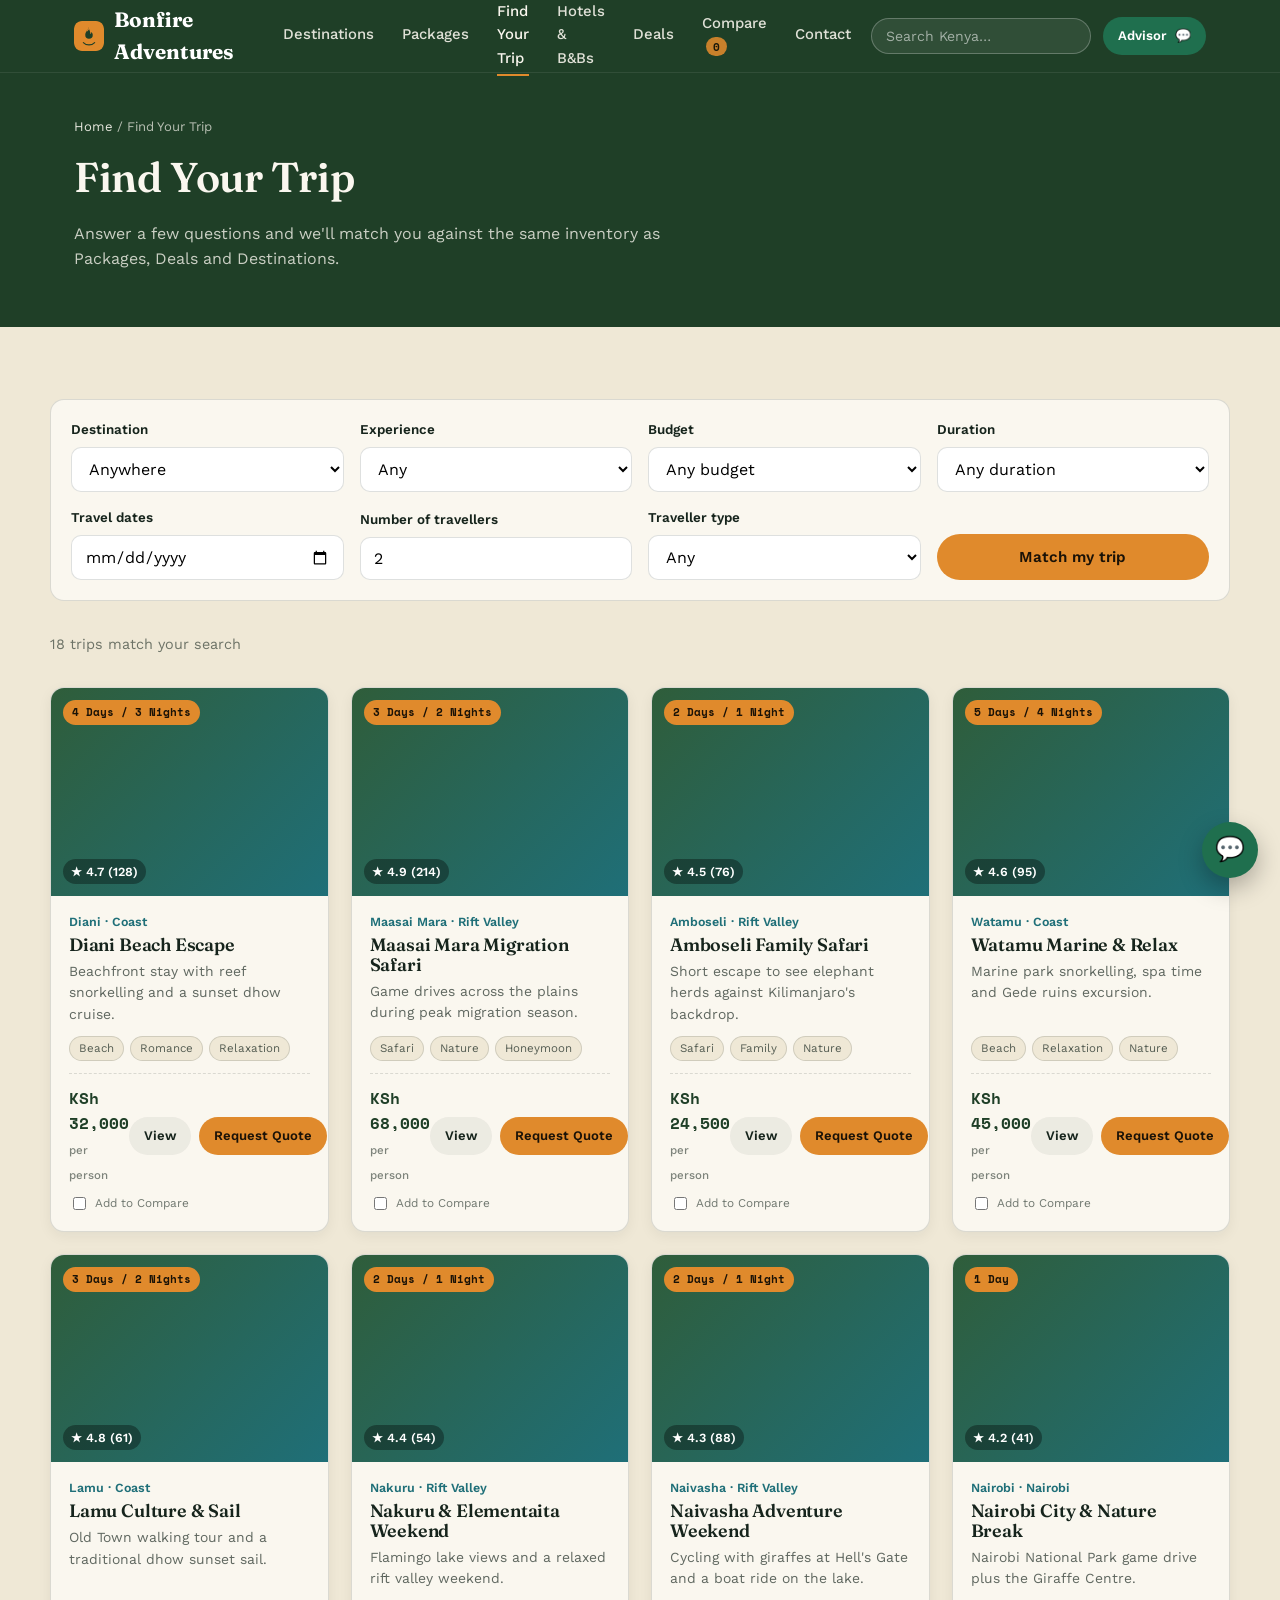
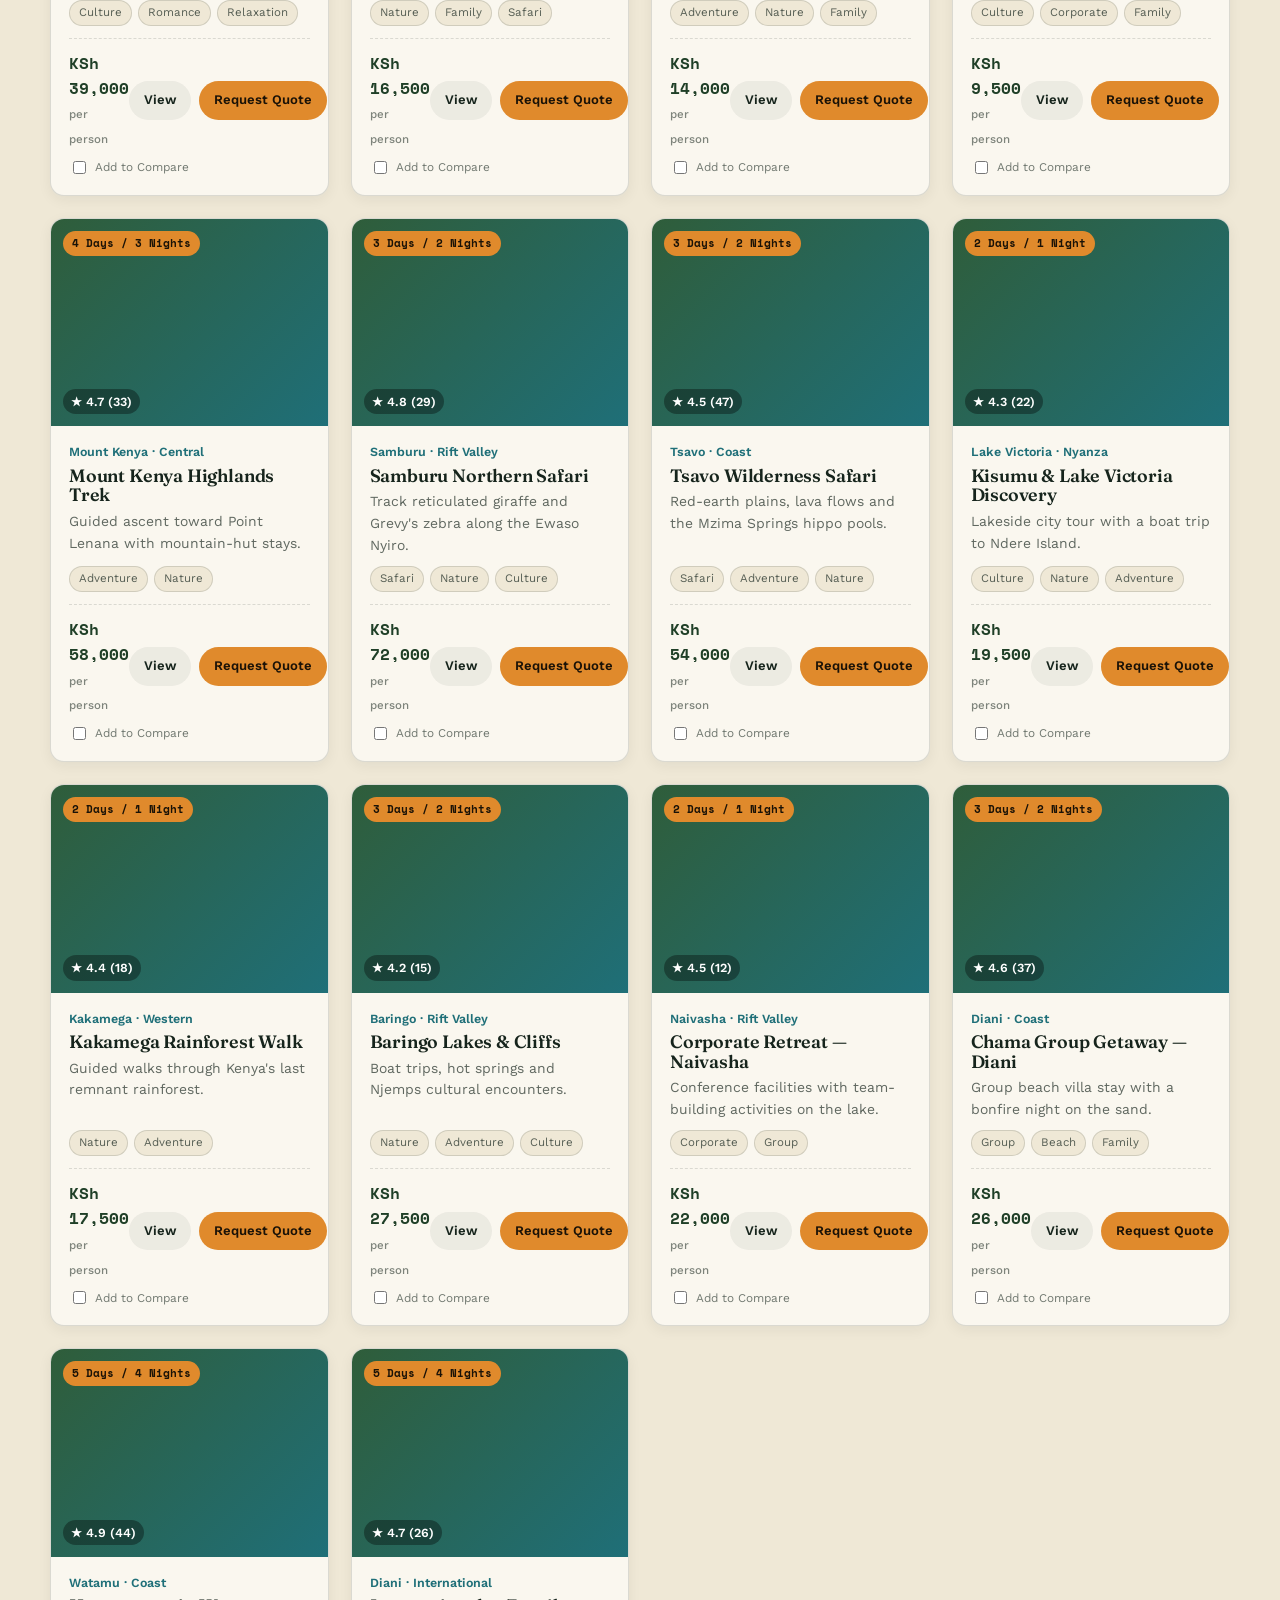
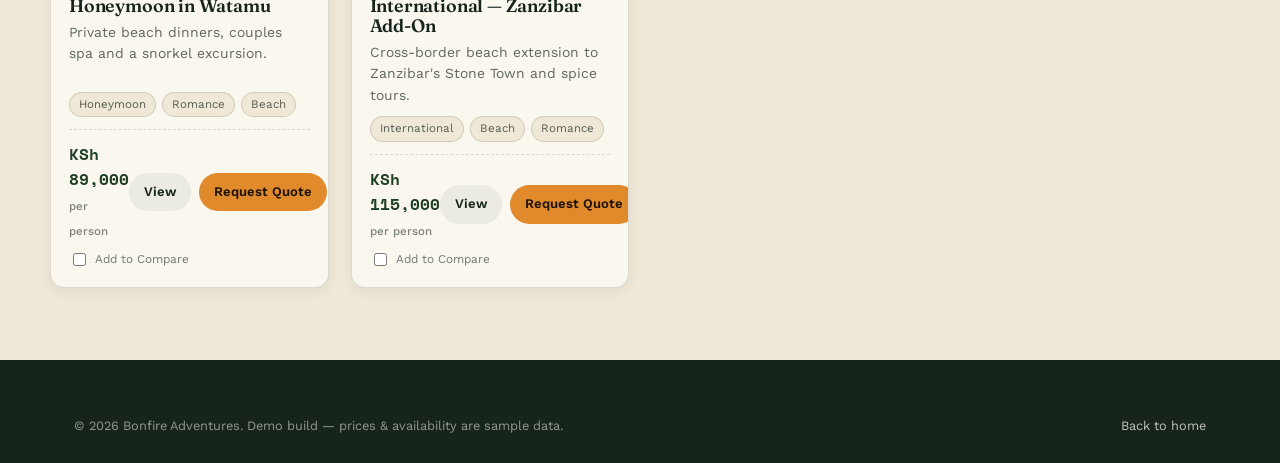
<file: pages/find-your-trip.html>
<!DOCTYPE html>
<html lang="en">
<head>
<meta charset="UTF-8">
<meta name="viewport" content="width=device-width, initial-scale=1.0">
<title>Find Your Trip — Bonfire Adventures</title>
<meta name="description" content="Tell us your destination, experience, budget, dates and travellers — Bonfire Adventures matches you to the right Kenya trip instantly.">
<link rel="canonical" href="https://example.com/pages/find-your-trip.html">
<link rel="stylesheet" href="../styles.css">
</head>
<body id="page-find-your-trip">
<a class="skip-link" href="#main">Skip to content</a>

<header class="site-header">
  <div class="container">
    <a class="brand" href="../index.html"><img src="../assets/logos/bonfire-logo.svg" alt="Bonfire Adventures logo" class="brand-logo"> Bonfire Adventures</a>
    <nav class="main-nav" aria-label="Primary">
      <a href="destinations.html">Destinations</a>
      <a href="packages.html">Packages</a>
      <a href="find-your-trip.html">Find Your Trip</a>
      <a href="hotels.html">Hotels &amp; B&amp;Bs</a>
      <a href="deals.html">Deals</a>
      <a href="compare.html">Compare <span class="compare-badge" data-compare-count>0</span></a>
      <a href="contact.html">Contact</a>
    </nav>
    <div class="header-actions">
      <div class="header-search">
        <input type="search" placeholder="Search Kenya…" aria-label="Global search" data-global-search>
        <div class="gs-results" hidden data-global-search-results></div>
      </div>
      <a class="btn btn-whatsapp btn-sm" data-whatsapp data-message="Hi, I'd like to speak with a Travel Advisor." target="_blank" rel="noopener"><span class="long">Advisor</span> 💬</a>
      <button class="nav-toggle" aria-label="Toggle menu" aria-expanded="false">☰</button>
    </div>
  </div>
</header>

<main id="main">
  <div class="page-hero">
    <div class="container">
      <div class="breadcrumbs" style="color:rgba(250,247,239,.7);"><a href="../index.html" style="color:rgba(250,247,239,.9);">Home</a> / Find Your Trip</div>
      <h1>Find Your Trip</h1>
      <p>Answer a few questions and we'll match you against the same inventory as Packages, Deals and Destinations.</p>
    </div>
  </div>

  <div class="container section">
    <form id="finder-form" class="filters" style="position:static;margin-bottom:32px;display:grid;grid-template-columns:repeat(4,1fr);gap:16px;align-items:end;">
      <div class="form-field">
        <label for="ft-dest">Destination</label>
        <select id="ft-dest"><option value="">Anywhere</option></select>
      </div>
      <div class="form-field">
        <label for="ft-exp">Experience</label>
        <select id="ft-exp"><option value="">Any</option></select>
      </div>
      <div class="form-field">
        <label for="ft-budget">Budget</label>
        <select id="ft-budget"><option value="">Any budget</option></select>
      </div>
      <div class="form-field">
        <label for="ft-duration">Duration</label>
        <select id="ft-duration">
          <option value="">Any duration</option>
          <option value="day">Day trip</option>
          <option value="1-2">1–2 nights</option>
          <option value="3-4">3–4 nights</option>
          <option value="5+">5+ nights</option>
        </select>
      </div>
      <div class="form-field">
        <label for="ft-dates">Travel dates</label>
        <input type="date" id="ft-dates">
      </div>
      <div class="form-field">
        <label for="ft-travellers">Number of travellers</label>
        <input type="number" id="ft-travellers" min="1" value="2">
      </div>
      <div class="form-field">
        <label for="ft-type">Traveller type</label>
        <select id="ft-type">
          <option value="">Any</option>
          <option>Solo</option><option>Couples</option><option>Family</option><option>Group</option><option>Corporate</option>
        </select>
      </div>
      <div class="form-field">
        <button class="btn btn-primary" type="submit" style="width:100%;justify-content:center;">Match my trip</button>
      </div>
    </form>

    <div class="section-head">
      <p id="ft-count" style="margin:0;font-size:.9rem;color:rgba(22,36,28,.6);"></p>
    </div>
    <div class="card-grid" data-finder-results></div>
  </div>
</main>

<footer class="site-footer">
  <div class="container">
    <div class="footer-bottom">
      <span>© <span data-year></span> Bonfire Adventures. Demo build — prices &amp; availability are sample data.</span>
      <a href="../index.html" style="color:rgba(250,247,239,.75);">Back to home</a>
    </div>
  </div>
</footer>

<a class="fab-whatsapp" data-whatsapp data-message="Hi, I'd like help planning a trip." target="_blank" rel="noopener" aria-label="Chat on WhatsApp">💬</a>

<script src="../data.js"></script>
<script src="../script.js"></script>
<script>
(function () {
  const params = new URLSearchParams(location.search);

  function populateSelect(sel, items, valueFn, labelFn) {
    items.forEach(function (i) {
      const o = document.createElement('option');
      o.value = valueFn(i); o.textContent = labelFn(i);
      sel.appendChild(o);
    });
  }
  populateSelect(document.getElementById('ft-dest'), BONFIRE_DATA.DESTINATIONS, function (d) { return d.id; }, function (d) { return d.name; });
  populateSelect(document.getElementById('ft-exp'), BONFIRE_DATA.EXPERIENCES, function (e) { return e; }, function (e) { return e; });
  populateSelect(document.getElementById('ft-budget'), BONFIRE_DATA.BUDGET_BANDS, function (b) { return b.id; }, function (b) { return b.label; });

  if (params.get('destination')) document.getElementById('ft-dest').value = params.get('destination');
  if (params.get('experience')) document.getElementById('ft-exp').value = params.get('experience');
  if (params.get('budget')) document.getElementById('ft-budget').value = params.get('budget');

  function durationMatch(pkg, key) {
    if (!key) return true;
    const d = pkg.duration.toLowerCase();
    if (key === 'day') return d.indexOf('1 day') !== -1 && d.indexOf('night') === -1;
    if (key === '1-2') return /1 night|2 nights?/.test(d);
    if (key === '3-4') return /3 nights?|4 nights?/.test(d);
    if (key === '5+') return /[5-9] nights?/.test(d);
    return true;
  }

  function runSearch() {
    const dest = document.getElementById('ft-dest').value;
    const exp = document.getElementById('ft-exp').value;
    const budget = document.getElementById('ft-budget').value;
    const duration = document.getElementById('ft-duration').value;
    const type = document.getElementById('ft-type').value;

    const results = BONFIRE_DATA.PACKAGES.filter(function (p) {
      if (dest && p.destinationId !== dest) return false;
      if (exp && p.experiences.indexOf(exp) === -1) return false;
      if (budget && p.budgetBand !== budget) return false;
      if (type && p.travellerType.indexOf(type) === -1) return false;
      if (!durationMatch(p, duration)) return false;
      return true;
    });

    const wrap = document.querySelector('[data-finder-results]');
    document.getElementById('ft-count').textContent = results.length + ' trip' + (results.length === 1 ? '' : 's') + ' match your search';
    if (!results.length) {
      wrap.innerHTML = Bonfire.emptyStateHTML({
        title: 'No exact match yet',
        text: 'Widen your budget or duration, choose "Anywhere", or let an Advisor build something custom around your answers.',
        altHref: 'packages.html', altLabel: 'Browse all packages',
        waMessage: 'Hi, none of the listed trips matched what I want — can you help plan a custom trip?'
      });
    } else {
      wrap.innerHTML = results.map(Bonfire.packageCardHTML).join('');
    }
    Bonfire.initWhatsAppButtons();
  }

  document.getElementById('finder-form').addEventListener('submit', function (e) { e.preventDefault(); runSearch(); });
  runSearch();
})();
</script>
</body>
</html>
</file>
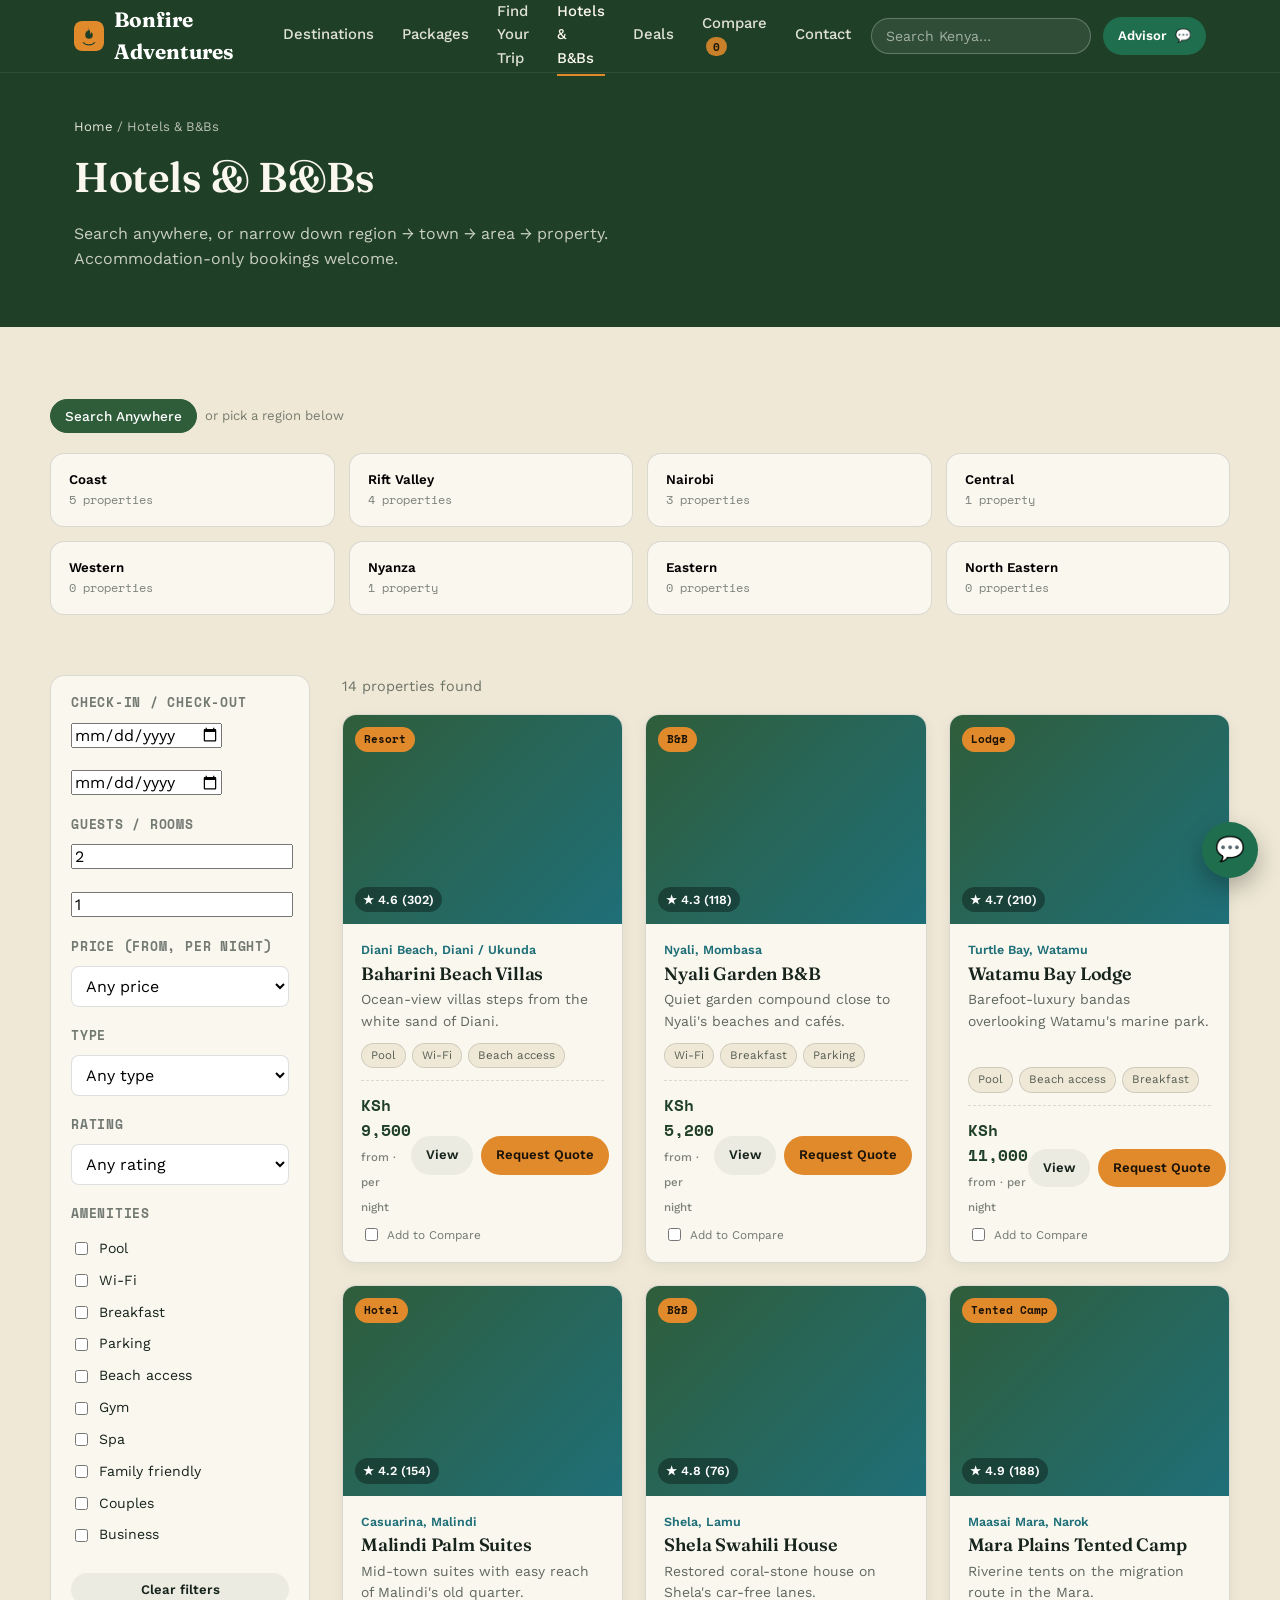
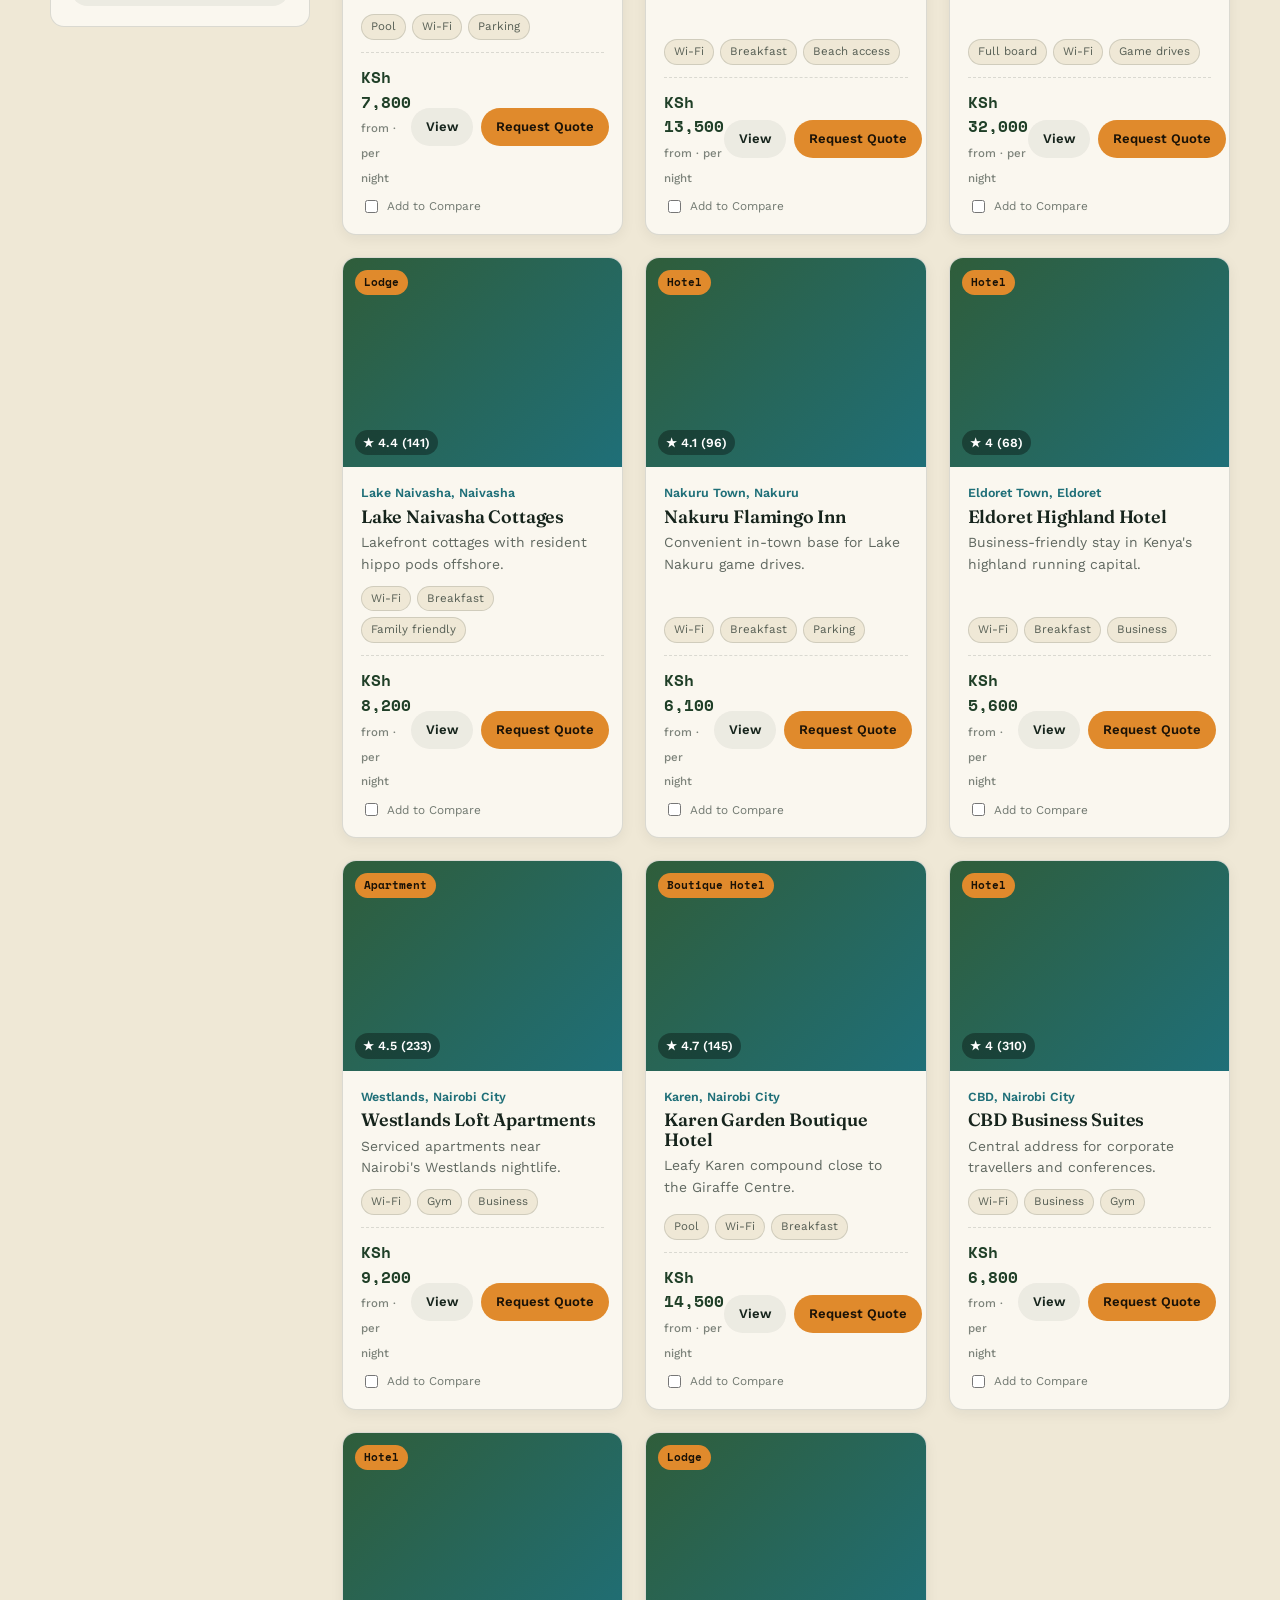
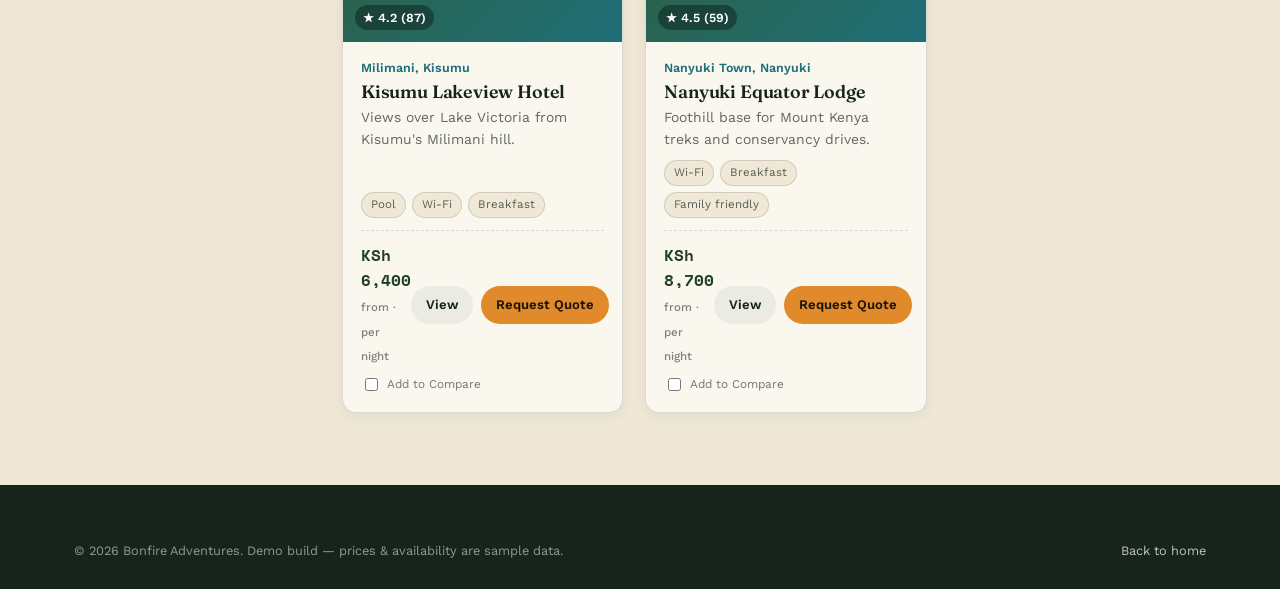
<file: pages/hotels.html>
<!DOCTYPE html>
<html lang="en">
<head>
<meta charset="UTF-8">
<meta name="viewport" content="width=device-width, initial-scale=1.0">
<title>Hotels &amp; B&amp;Bs — Bonfire Adventures</title>
<meta name="description" content="Search Kenya hotels and B&amp;Bs by region, town and area, or search anywhere. Book accommodation-only or connect it with a full package.">
<link rel="canonical" href="https://example.com/pages/hotels.html">
<link rel="stylesheet" href="../styles.css">
</head>
<body id="page-hotels">
<a class="skip-link" href="#main">Skip to content</a>

<header class="site-header">
  <div class="container">
    <a class="brand" href="../index.html"><img src="../assets/logos/bonfire-logo.svg" alt="Bonfire Adventures logo" class="brand-logo"> Bonfire Adventures</a>
    <nav class="main-nav" aria-label="Primary">
      <a href="destinations.html">Destinations</a>
      <a href="packages.html">Packages</a>
      <a href="find-your-trip.html">Find Your Trip</a>
      <a href="hotels.html">Hotels &amp; B&amp;Bs</a>
      <a href="deals.html">Deals</a>
      <a href="compare.html">Compare <span class="compare-badge" data-compare-count>0</span></a>
      <a href="contact.html">Contact</a>
    </nav>
    <div class="header-actions">
      <div class="header-search">
        <input type="search" placeholder="Search Kenya…" aria-label="Global search" data-global-search>
        <div class="gs-results" hidden data-global-search-results></div>
      </div>
      <a class="btn btn-whatsapp btn-sm" data-whatsapp data-message="Hi, I'd like to speak with a Travel Advisor." target="_blank" rel="noopener"><span class="long">Advisor</span> 💬</a>
      <button class="nav-toggle" aria-label="Toggle menu" aria-expanded="false">☰</button>
    </div>
  </div>
</header>

<main id="main">
  <div class="page-hero">
    <div class="container">
      <div class="breadcrumbs" style="color:rgba(250,247,239,.7);"><a href="../index.html" style="color:rgba(250,247,239,.9);">Home</a> / Hotels &amp; B&amp;Bs</div>
      <h1 id="page-title">Hotels &amp; B&amp;Bs</h1>
      <p id="page-sub">Search anywhere, or narrow down region → town → area → property. Accommodation-only bookings welcome.</p>
    </div>
  </div>

  <div class="container section" id="list-view">
    <div class="chip-row" style="margin-bottom:20px;">
      <button type="button" class="chip is-active" id="search-anywhere">Search Anywhere</button>
      <span style="align-self:center;font-size:.82rem;color:rgba(22,36,28,.55);">or pick a region below</span>
    </div>

    <div class="region-grid" id="region-grid" style="margin-bottom:22px;"></div>
    <div class="chip-row" id="town-row" style="margin-bottom:12px;"></div>
    <div class="chip-row" id="area-row" style="margin-bottom:26px;"></div>

    <div class="layout-split">
      <aside class="filters" aria-label="Filter hotels">
        <h4>Check-in / Check-out</h4>
        <div class="filter-group"><input type="date" id="f-checkin"></div>
        <div class="filter-group"><input type="date" id="f-checkout"></div>
        <h4>Guests / Rooms</h4>
        <div class="filter-group"><input type="number" id="f-guests" min="1" value="2" placeholder="Guests"></div>
        <div class="filter-group"><input type="number" id="f-rooms" min="1" value="1" placeholder="Rooms"></div>
        <h4>Price (from, per night)</h4>
        <div class="filter-group"><select id="f-price">
          <option value="">Any price</option>
          <option value="10000">Under KSh 10,000</option>
          <option value="15000">Under KSh 15,000</option>
          <option value="999999">Above KSh 15,000</option>
        </select></div>
        <h4>Type</h4>
        <div class="filter-group"><select id="f-type"><option value="">Any type</option></select></div>
        <h4>Rating</h4>
        <div class="filter-group"><select id="f-rating">
          <option value="">Any rating</option>
          <option value="4.5">4.5+</option>
          <option value="4">4.0+</option>
        </select></div>
        <h4>Amenities</h4>
        <div class="filter-group" id="f-amenities"></div>
        <button class="btn btn-ghost btn-sm" id="f-clear" style="width:100%;justify-content:center;">Clear filters</button>
      </aside>

      <div>
        <div class="section-head" style="margin-bottom:16px;">
          <p id="result-count" style="margin:0;font-size:.9rem;color:rgba(22,36,28,.6);"></p>
        </div>
        <div class="card-grid" data-hotel-results></div>
      </div>
    </div>
  </div>

  <div class="container section" id="detail-view" hidden>
    <div class="breadcrumbs"><a href="../index.html">Home</a> / <a href="hotels.html">Hotels &amp; B&amp;Bs</a> / <span data-detail-crumb></span></div>
    <div id="detail-content"></div>
  </div>
</main>

<footer class="site-footer">
  <div class="container">
    <div class="footer-bottom">
      <span>© <span data-year></span> Bonfire Adventures. Demo build — prices &amp; availability are sample data.</span>
      <a href="../index.html" style="color:rgba(250,247,239,.75);">Back to home</a>
    </div>
  </div>
</footer>

<a class="fab-whatsapp" data-whatsapp data-message="Hi, I'd like help finding a hotel or B&amp;B." target="_blank" rel="noopener" aria-label="Chat on WhatsApp">💬</a>

<script src="../data.js"></script>
<script src="../script.js"></script>
<script>
(function () {
  const params = new URLSearchParams(location.search);
  const id = params.get('id');
  let state = { region: '', town: '', area: '' };

  const AMENITY_LIST = ["Pool","Wi-Fi","Breakfast","Parking","Beach access","Gym","Spa","Family friendly","Couples","Business"];

  function renderRegionGrid() {
    const wrap = document.getElementById('region-grid');
    wrap.innerHTML = '';
    Object.keys(BONFIRE_DATA.REGIONS).forEach(function (region) {
      const count = BONFIRE_DATA.HOTELS.filter(function (h) { return h.region === region; }).length;
      const btn = document.createElement('button');
      btn.type = 'button'; btn.className = 'region-tile' + (state.region === region ? ' is-active' : '');
      btn.innerHTML = region + '<span class="count">' + count + ' propert' + (count === 1 ? 'y' : 'ies') + '</span>';
      btn.addEventListener('click', function () {
        state.region = state.region === region ? '' : region; state.town = ''; state.area = '';
        renderRegionGrid(); renderTowns(); applyFilters();
      });
      wrap.appendChild(btn);
    });
  }

  function renderTowns() {
    const row = document.getElementById('town-row');
    row.innerHTML = '';
    document.getElementById('area-row').innerHTML = '';
    if (!state.region) return;
    const towns = Object.keys(BONFIRE_DATA.REGIONS[state.region].towns);
    // featured towns first
    towns.sort(function (a, b) {
      const fa = BONFIRE_DATA.FEATURED_TOWNS.indexOf(a) !== -1, fb = BONFIRE_DATA.FEATURED_TOWNS.indexOf(b) !== -1;
      return (fb - fa);
    });
    towns.forEach(function (town) {
      const chip = document.createElement('button');
      chip.type = 'button'; chip.className = 'chip' + (state.town === town ? ' is-active' : '');
      chip.textContent = town + (BONFIRE_DATA.FEATURED_TOWNS.indexOf(town) !== -1 ? ' ★' : '');
      chip.addEventListener('click', function () {
        state.town = state.town === town ? '' : town; state.area = '';
        renderTowns(); renderAreas(); applyFilters();
      });
      row.appendChild(chip);
    });
    renderAreas();
  }

  function renderAreas() {
    const row = document.getElementById('area-row');
    row.innerHTML = '';
    if (!state.region || !state.town) return;
    const areas = BONFIRE_DATA.REGIONS[state.region].towns[state.town];
    areas.forEach(function (area) {
      const chip = document.createElement('button');
      chip.type = 'button'; chip.className = 'chip' + (state.area === area ? ' is-active' : '');
      chip.textContent = area;
      chip.addEventListener('click', function () {
        state.area = state.area === area ? '' : area;
        renderAreas(); applyFilters();
      });
      row.appendChild(chip);
    });
  }

  function populateSelect(sel, items) {
    Array.from(new Set(items)).forEach(function (i) {
      const o = document.createElement('option'); o.value = i; o.textContent = i; sel.appendChild(o);
    });
  }
  populateSelect(document.getElementById('f-type'), BONFIRE_DATA.HOTELS.map(function (h) { return h.type; }));

  const amenWrap = document.getElementById('f-amenities');
  AMENITY_LIST.forEach(function (a) {
    const label = document.createElement('label');
    label.innerHTML = '<input type="checkbox" value="' + a + '" data-amenity-filter> ' + a;
    amenWrap.appendChild(label);
  });

  document.getElementById('search-anywhere').addEventListener('click', function () {
    state = { region: '', town: '', area: '' };
    renderRegionGrid(); renderTowns();
    applyFilters();
  });

  function applyFilters() {
    const priceMax = document.getElementById('f-price').value;
    const type = document.getElementById('f-type').value;
    const rating = parseFloat(document.getElementById('f-rating').value) || 0;
    const amenities = Array.from(document.querySelectorAll('[data-amenity-filter]:checked')).map(function (c) { return c.value; });

    const results = BONFIRE_DATA.HOTELS.filter(function (h) {
      if (state.region && h.region !== state.region) return false;
      if (state.town && h.town !== state.town) return false;
      if (state.area && h.area !== state.area) return false;
      if (priceMax && h.priceFrom > Number(priceMax)) return false;
      if (type && h.type !== type) return false;
      if (rating && h.rating < rating) return false;
      if (amenities.length && !amenities.every(function (a) { return h.amenities.indexOf(a) !== -1; })) return false;
      return true;
    });

    const wrap = document.querySelector('[data-hotel-results]');
    document.getElementById('result-count').textContent = results.length + ' propert' + (results.length === 1 ? 'y' : 'ies') + ' found';
    wrap.innerHTML = results.length
      ? results.map(Bonfire.hotelCardHTML).join('')
      : Bonfire.emptyStateHTML({ title: 'No properties match yet', text: 'Try a broader region, fewer amenities, or ask an Advisor for hand-picked options.', altHref: 'hotels.html', altLabel: 'Search anywhere' });
    Bonfire.initWhatsAppButtons();
  }

  ['f-price','f-type','f-rating'].forEach(function (fid) { document.getElementById(fid).addEventListener('change', applyFilters); });
  amenWrap.addEventListener('change', applyFilters);
  document.getElementById('f-clear').addEventListener('click', function () {
    document.querySelectorAll('.filters select').forEach(function (s) { s.value = ''; });
    document.querySelectorAll('[data-amenity-filter]').forEach(function (c) { c.checked = false; });
    applyFilters();
  });

  function renderDetail(h) {
    document.getElementById('page-title').textContent = h.name;
    document.getElementById('page-sub').textContent = h.area + ', ' + h.town + ' — ' + h.region;
    document.querySelector('[data-detail-crumb]').textContent = h.name;
    document.title = h.name + ' — Bonfire Adventures';
    document.getElementById('list-view').hidden = true;
    document.getElementById('detail-view').hidden = false;

    document.getElementById('detail-content').innerHTML =
      '<div style="display:grid;grid-template-columns:1.3fr 1fr;gap:32px;">' +
        '<div>' +
          '<div class="card-media" style="aspect-ratio:16/9;border-radius:var(--radius);margin-bottom:20px;"><span class="badge">' + h.type + '</span><span class="rating">★ ' + h.rating + ' (' + h.reviewCount + ' reviews)</span></div>' +
          '<h2>About this property</h2><p>' + h.desc + '</p>' +
          '<h3>Amenities</h3><div class="card-tags" style="margin-bottom:20px;">' + h.amenities.map(function (a) { return '<span>' + a + '</span>'; }).join('') + '</div>' +
          '<h3>Meal plan</h3><p>' + h.mealPlan + '</p>' +
          '<h3>Policies</h3><p style="color:rgba(22,36,28,.65);font-size:.9rem;">Standard cancellation and check-in policies apply — confirm exact terms with your Travel Advisor before booking.</p>' +
          '<h3>Map</h3><div style="background:var(--sand-lt);border:1px dashed var(--line);border-radius:var(--radius);padding:40px;text-align:center;color:rgba(22,36,28,.5);margin-bottom:20px;">Map placeholder — ' + h.area + ', ' + h.town + '</div>' +
          '<h3>Connect this stay with</h3>' +
          '<div class="chip-row"><a class="chip" href="find-your-trip.html">Transport</a><a class="chip" href="find-your-trip.html">SGR</a><a class="chip" href="find-your-trip.html">Flights</a><a class="chip" href="find-your-trip.html">Activities</a><a class="chip" href="packages.html">Full Holiday Package</a></div>' +
        '</div>' +
        '<aside class="filters" style="position:sticky;top:92px;">' +
          '<div class="price" style="font-size:1.4rem;margin-bottom:4px;">' + Bonfire.formatKES(h.priceFrom) + ' <small>from · ' + h.priceBasis + '</small></div>' +
          '<p style="font-size:.85rem;color:rgba(22,36,28,.6);margin-bottom:16px;">Sample pricing — confirm live rates and room availability with an Advisor.</p>' +
          '<a class="btn btn-primary" style="width:100%;justify-content:center;margin-top:4px;" href="find-your-trip.html" data-analytics="booking-start">Request Booking</a>' +
          '<a class="btn btn-whatsapp" style="width:100%;justify-content:center;margin-top:10px;" data-whatsapp data-product="' + h.name + '" data-destination="' + h.town + '" target="_blank" rel="noopener" data-analytics="request-quote">Request Quote on WhatsApp</a>' +
        '</aside>' +
      '</div>';
    Bonfire.initWhatsAppButtons();
  }

  if (id) {
    const h = BONFIRE_DATA.getHotelById(id);
    if (h) renderDetail(h);
    else {
      document.getElementById('detail-view').hidden = false;
      document.getElementById('list-view').hidden = true;
      document.getElementById('detail-content').innerHTML = Bonfire.emptyStateHTML({ title: 'Property not found', altHref: 'hotels.html', altLabel: 'Search hotels & B&Bs' });
    }
  } else {
    renderRegionGrid();
    renderTowns();
    applyFilters();
  }
})();
</script>
</body>
</html>
</file>
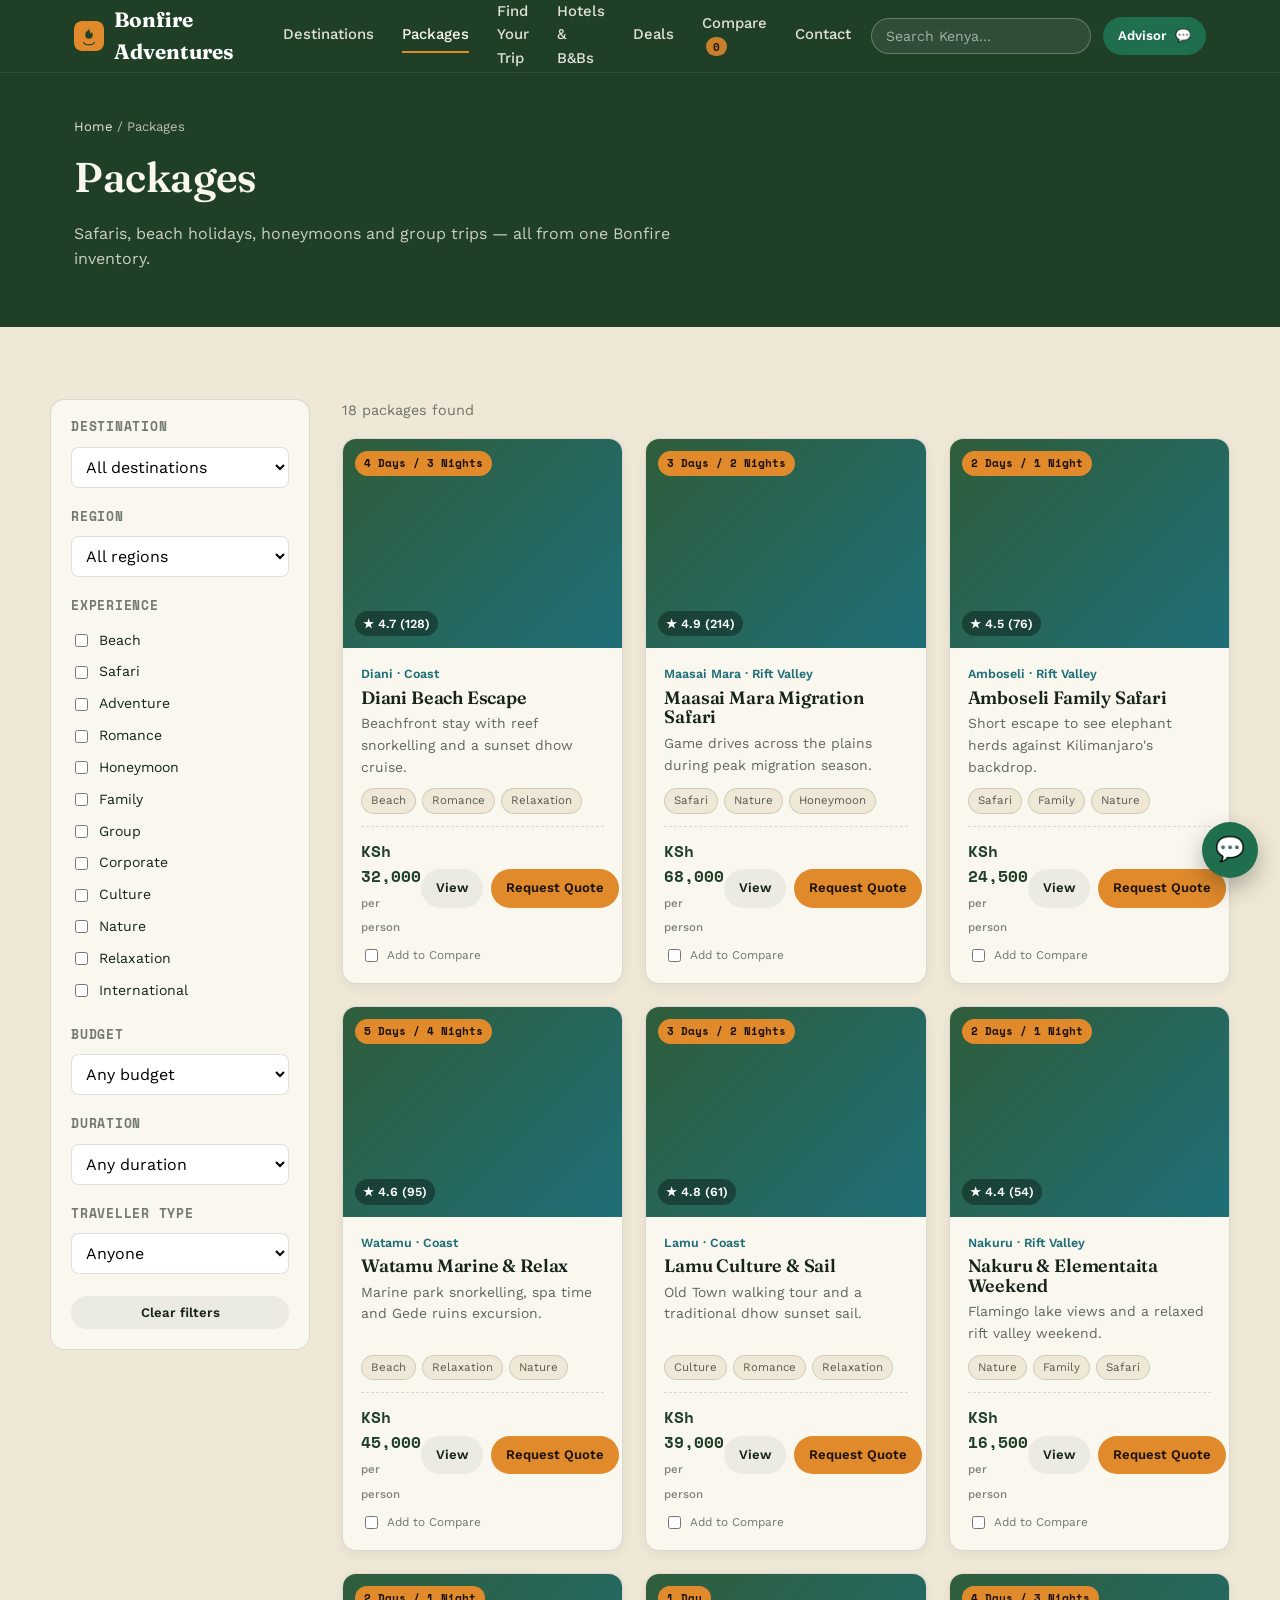
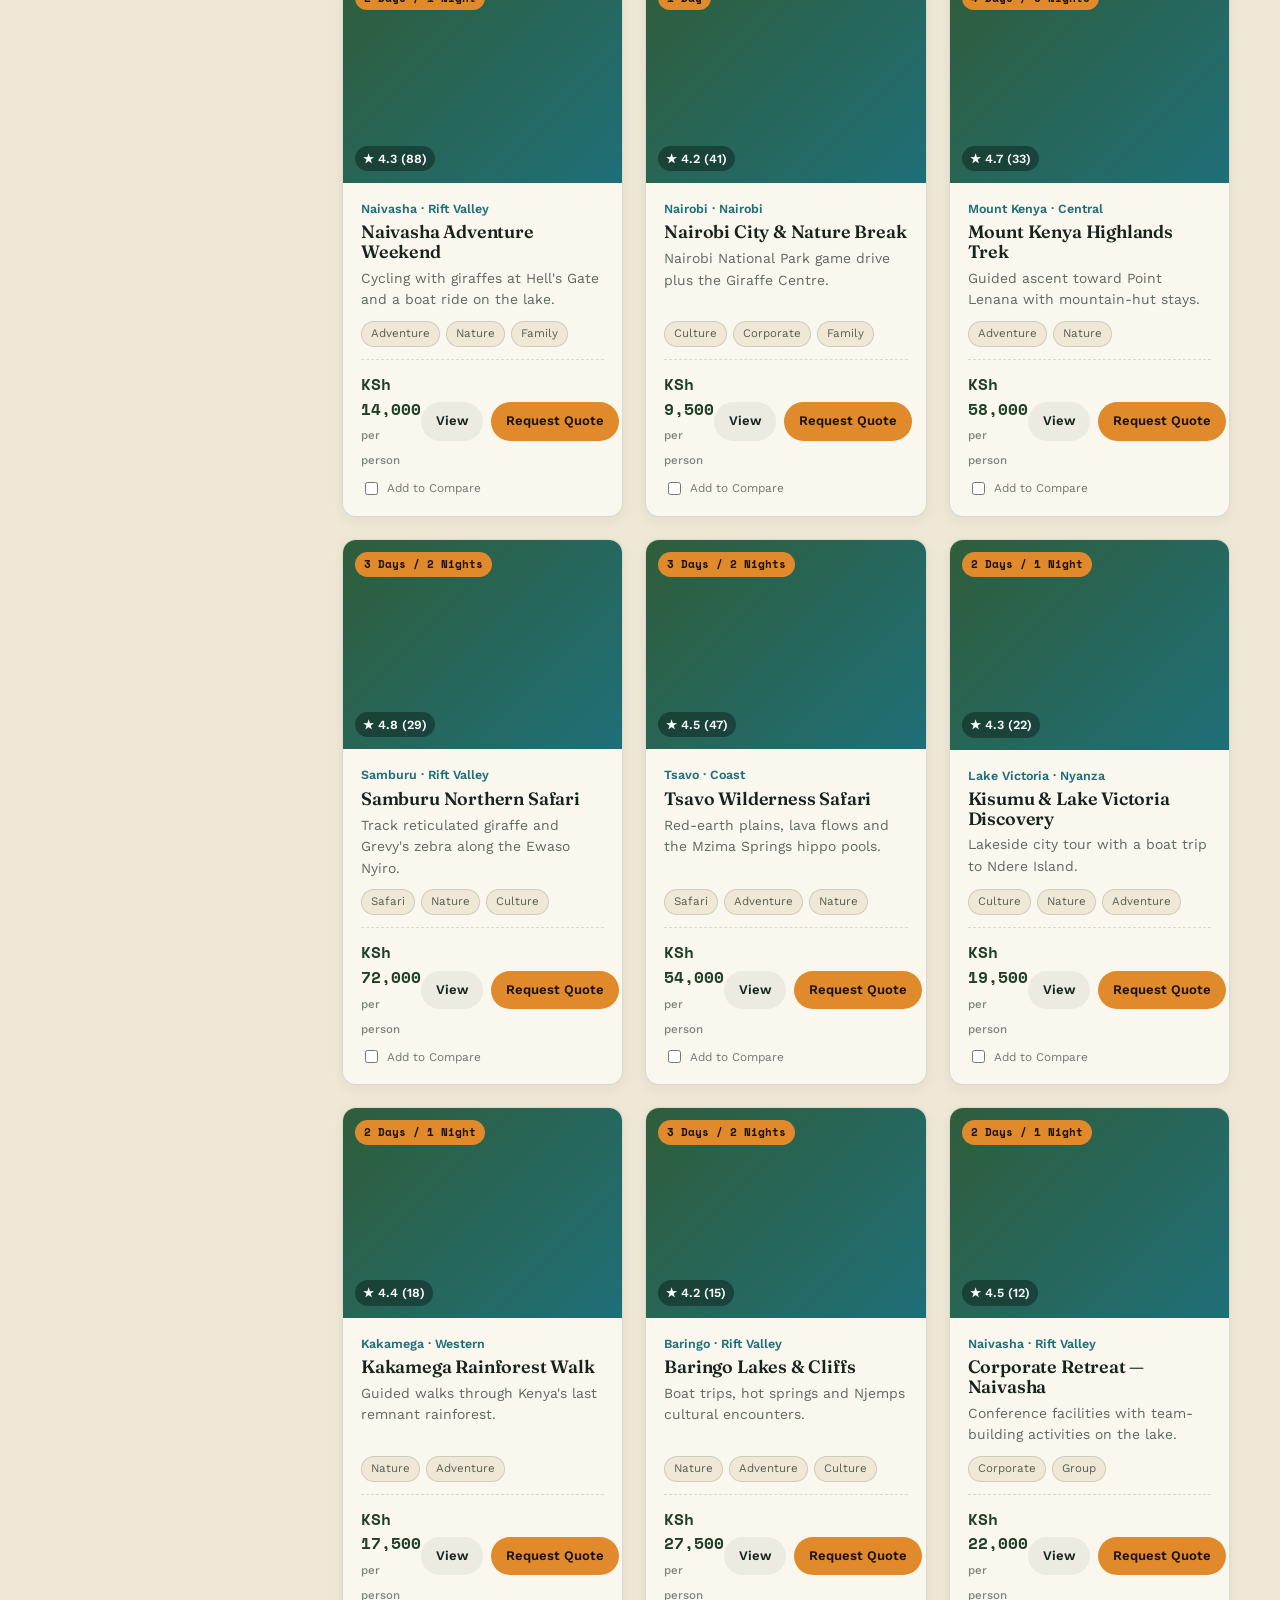
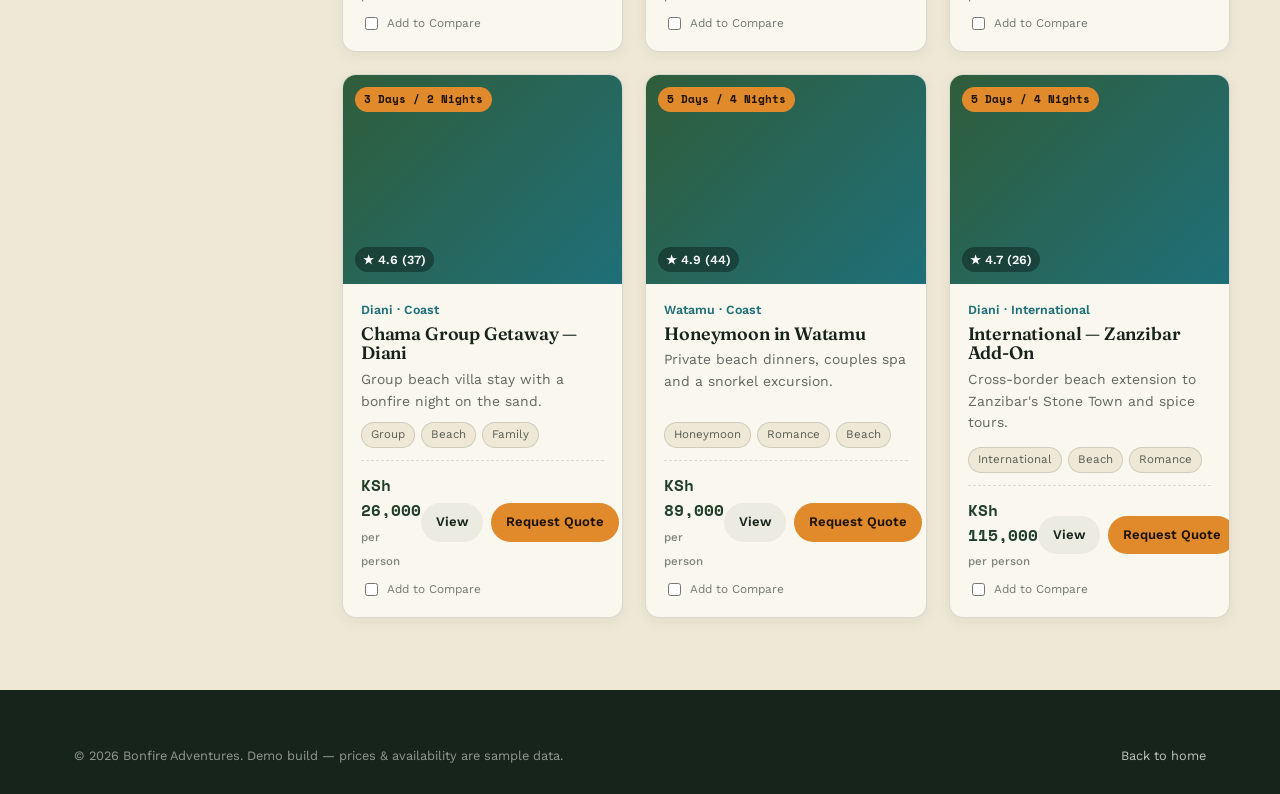
<file: pages/packages.html>
<!DOCTYPE html>
<html lang="en">
<head>
<meta charset="UTF-8">
<meta name="viewport" content="width=device-width, initial-scale=1.0">
<title>Packages — Bonfire Adventures</title>
<meta name="description" content="Browse the full Bonfire Adventures package catalogue. Filter by destination, region, experience, budget, duration and traveller type.">
<link rel="canonical" href="https://example.com/pages/packages.html">
<link rel="stylesheet" href="../styles.css">
</head>
<body id="page-packages">
<a class="skip-link" href="#main">Skip to content</a>

<header class="site-header">
  <div class="container">
    <a class="brand" href="../index.html"><img src="../assets/logos/bonfire-logo.svg" alt="Bonfire Adventures logo" class="brand-logo"> Bonfire Adventures</a>
    <nav class="main-nav" aria-label="Primary">
      <a href="destinations.html">Destinations</a>
      <a href="packages.html">Packages</a>
      <a href="find-your-trip.html">Find Your Trip</a>
      <a href="hotels.html">Hotels &amp; B&amp;Bs</a>
      <a href="deals.html">Deals</a>
      <a href="compare.html">Compare <span class="compare-badge" data-compare-count>0</span></a>
      <a href="contact.html">Contact</a>
    </nav>
    <div class="header-actions">
      <div class="header-search">
        <input type="search" placeholder="Search Kenya…" aria-label="Global search" data-global-search>
        <div class="gs-results" hidden data-global-search-results></div>
      </div>
      <a class="btn btn-whatsapp btn-sm" data-whatsapp data-message="Hi, I'd like to speak with a Travel Advisor." target="_blank" rel="noopener"><span class="long">Advisor</span> 💬</a>
      <button class="nav-toggle" aria-label="Toggle menu" aria-expanded="false">☰</button>
    </div>
  </div>
</header>

<main id="main">
  <div class="page-hero">
    <div class="container">
      <div class="breadcrumbs" style="color:rgba(250,247,239,.7);"><a href="../index.html" style="color:rgba(250,247,239,.9);">Home</a> / Packages</div>
      <h1 id="page-title">Packages</h1>
      <p id="page-sub">Safaris, beach holidays, honeymoons and group trips — all from one Bonfire inventory.</p>
    </div>
  </div>

  <div class="container section" id="list-view">
    <div class="layout-split">
      <aside class="filters" aria-label="Filter packages">
        <h4>Destination</h4>
        <div class="filter-group"><select id="f-destination" data-analytics="filter-destination"><option value="">All destinations</option></select></div>
        <h4>Region</h4>
        <div class="filter-group"><select id="f-region" data-analytics="filter-region"><option value="">All regions</option></select></div>
        <h4>Experience</h4>
        <div class="filter-group" id="f-experience"></div>
        <h4>Budget</h4>
        <div class="filter-group"><select id="f-budget"><option value="">Any budget</option></select></div>
        <h4>Duration</h4>
        <div class="filter-group"><select id="f-duration">
          <option value="">Any duration</option>
          <option value="day">Day trip</option>
          <option value="1-2">1–2 nights</option>
          <option value="3-4">3–4 nights</option>
          <option value="5+">5+ nights</option>
        </select></div>
        <h4>Traveller Type</h4>
        <div class="filter-group"><select id="f-traveller">
          <option value="">Anyone</option>
          <option value="Solo">Solo</option>
          <option value="Couples">Couples</option>
          <option value="Family">Family</option>
          <option value="Group">Group</option>
          <option value="Corporate">Corporate</option>
        </select></div>
        <button class="btn btn-ghost btn-sm" id="f-clear" style="width:100%;justify-content:center;">Clear filters</button>
      </aside>

      <div>
        <div class="section-head" style="margin-bottom:16px;">
          <p id="result-count" style="margin:0;font-size:.9rem;color:rgba(22,36,28,.6);"></p>
        </div>
        <div class="card-grid" data-package-results></div>
      </div>
    </div>
  </div>

  <div class="container section" id="detail-view" hidden>
    <div class="breadcrumbs"><a href="../index.html">Home</a> / <a href="packages.html">Packages</a> / <span data-detail-crumb></span></div>
    <div id="detail-content"></div>
  </div>
</main>

<footer class="site-footer">
  <div class="container">
    <div class="footer-bottom">
      <span>© <span data-year></span> Bonfire Adventures. Demo build — prices &amp; availability are sample data.</span>
      <a href="../index.html" style="color:rgba(250,247,239,.75);">Back to home</a>
    </div>
  </div>
</footer>

<a class="fab-whatsapp" data-whatsapp data-message="Hi, I'd like help planning a trip." target="_blank" rel="noopener" aria-label="Chat on WhatsApp">💬</a>

<script src="../data.js"></script>
<script src="../script.js"></script>
<script>
(function () {
  const params = new URLSearchParams(location.search);
  const id = params.get('id');

  function populateSelect(sel, items, valueFn, labelFn) {
    items.forEach(function (i) {
      const o = document.createElement('option');
      o.value = valueFn(i); o.textContent = labelFn(i);
      sel.appendChild(o);
    });
  }

  populateSelect(document.getElementById('f-destination'), BONFIRE_DATA.DESTINATIONS, function (d) { return d.id; }, function (d) { return d.name; });
  const regions = Array.from(new Set(BONFIRE_DATA.PACKAGES.map(function (p) { return p.region; })));
  populateSelect(document.getElementById('f-region'), regions, function (r) { return r; }, function (r) { return r; });
  populateSelect(document.getElementById('f-budget'), BONFIRE_DATA.BUDGET_BANDS, function (b) { return b.id; }, function (b) { return b.label; });

  const expWrap = document.getElementById('f-experience');
  BONFIRE_DATA.EXPERIENCES.forEach(function (e) {
    const label = document.createElement('label');
    label.innerHTML = '<input type="checkbox" value="' + e + '" data-exp-filter> ' + e;
    expWrap.appendChild(label);
  });

  function durationMatch(pkg, key) {
    if (!key) return true;
    const d = pkg.duration.toLowerCase();
    if (key === 'day') return d.indexOf('1 day') !== -1 && d.indexOf('night') === -1;
    if (key === '1-2') return /1 night|2 nights?/.test(d);
    if (key === '3-4') return /3 nights?|4 nights?/.test(d);
    if (key === '5+') return /[5-9] nights?|\d{2}\+? nights?/.test(d);
    return true;
  }

  function applyFilters() {
    const dest = document.getElementById('f-destination').value;
    const region = document.getElementById('f-region').value;
    const budget = document.getElementById('f-budget').value;
    const duration = document.getElementById('f-duration').value;
    const traveller = document.getElementById('f-traveller').value;
    const exps = Array.from(document.querySelectorAll('[data-exp-filter]:checked')).map(function (c) { return c.value; });

    const results = BONFIRE_DATA.PACKAGES.filter(function (p) {
      if (dest && p.destinationId !== dest) return false;
      if (region && p.region !== region) return false;
      if (budget && p.budgetBand !== budget) return false;
      if (traveller && p.travellerType.indexOf(traveller) === -1) return false;
      if (exps.length && !exps.some(function (e) { return p.experiences.indexOf(e) !== -1; })) return false;
      if (!durationMatch(p, duration)) return false;
      return true;
    });

    const resultWrap = document.querySelector('[data-package-results]');
    document.getElementById('result-count').textContent = results.length + ' package' + (results.length === 1 ? '' : 's') + ' found';
    if (!results.length) {
      resultWrap.innerHTML = '';
      resultWrap.parentElement.appendChild(Object.assign(document.createElement('div'), { innerHTML: Bonfire.emptyStateHTML({ title: 'No packages match those filters', text: 'Try widening your destination, budget or dates — or ask an Advisor to build something custom.', altHref: 'find-your-trip.html', altLabel: 'Try Find Your Trip' }) }));
    } else {
      resultWrap.innerHTML = results.map(Bonfire.packageCardHTML).join('');
    }
    Bonfire.initWhatsAppButtons();
  }

  function renderDetail(pkg) {
    const dest = BONFIRE_DATA.getDestinationById(pkg.destinationId);
    document.getElementById('page-title').textContent = pkg.name;
    document.getElementById('page-sub').textContent = pkg.desc;
    document.querySelector('[data-detail-crumb]').textContent = pkg.name;
    document.title = pkg.name + ' — Bonfire Adventures';
    document.getElementById('list-view').hidden = true;
    document.getElementById('detail-view').hidden = false;

    document.getElementById('detail-content').innerHTML =
      '<div class="layout-split">' +
        '<div style="grid-column:1/-1;display:grid;grid-template-columns:1.3fr 1fr;gap:32px;">' +
          '<div>' +
            '<div class="card-media" style="aspect-ratio:16/9;border-radius:var(--radius);margin-bottom:20px;">' +
              '<span class="badge">' + pkg.duration + '</span><span class="rating">★ ' + pkg.rating + ' (' + pkg.reviewCount + ' reviews)</span>' +
            '</div>' +
            '<h2>Overview</h2><p>' + pkg.desc + '</p>' +
            '<h3>Inclusions</h3><ul style="list-style:disc;padding-left:20px;margin-bottom:16px;">' + pkg.inclusions.map(function (i) { return '<li>' + i + '</li>'; }).join('') + '</ul>' +
            '<h3>Exclusions</h3><ul style="list-style:disc;padding-left:20px;margin-bottom:16px;">' + pkg.exclusions.map(function (i) { return '<li>' + i + '</li>'; }).join('') + '</ul>' +
            '<div class="card-tags">' + pkg.experiences.map(function (t) { return '<span>' + t + '</span>'; }).join('') + '</div>' +
          '</div>' +
          '<aside class="filters" style="position:sticky;top:92px;">' +
            '<div class="price" style="font-size:1.4rem;margin-bottom:4px;">' + Bonfire.formatKES(pkg.price) + ' <small>' + pkg.priceBasis + '</small></div>' +
            '<p style="font-size:.85rem;color:rgba(22,36,28,.6);margin-bottom:16px;">Sample pricing — request a quote to confirm live rates.</p>' +
            '<p style="font-size:.86rem;"><strong>Destination:</strong> ' + (dest ? dest.name : pkg.region) + '</p>' +
            '<p style="font-size:.86rem;"><strong>Accommodation:</strong> ' + pkg.accommodation + '</p>' +
            '<p style="font-size:.86rem;"><strong>Transport:</strong> ' + pkg.transport + '</p>' +
            '<p style="font-size:.86rem;"><strong>Meals:</strong> ' + pkg.meals + '</p>' +
            '<a class="btn btn-primary" style="width:100%;justify-content:center;margin-top:12px;" href="find-your-trip.html?bookingProduct=' + encodeURIComponent(pkg.name) + '" data-analytics="booking-start">Request Booking</a>' +
            '<a class="btn btn-whatsapp" style="width:100%;justify-content:center;margin-top:10px;" data-whatsapp data-product="' + pkg.name + '" data-destination="' + (dest ? dest.name : pkg.region) + '" target="_blank" rel="noopener" data-analytics="request-quote">Request Quote on WhatsApp</a>' +
          '</aside>' +
        '</div>' +
      '</div>';
    Bonfire.initWhatsAppButtons();
  }

  if (id) {
    const pkg = BONFIRE_DATA.getPackageById(id);
    if (pkg) {
      renderDetail(pkg);
    } else {
      document.getElementById('detail-view').hidden = false;
      document.getElementById('list-view').hidden = true;
      document.getElementById('detail-content').innerHTML = Bonfire.emptyStateHTML({ title: 'Package not found', text: 'That package may have been renamed or removed.', altHref: 'packages.html', altLabel: 'Browse all packages' });
    }
  } else {
    ['f-destination', 'f-region', 'f-budget', 'f-duration', 'f-traveller'].forEach(function (fid) {
      document.getElementById(fid).addEventListener('change', applyFilters);
    });
    expWrap.addEventListener('change', applyFilters);
    document.getElementById('f-clear').addEventListener('click', function () {
      document.querySelectorAll('.filters select').forEach(function (s) { s.value = ''; });
      document.querySelectorAll('[data-exp-filter]').forEach(function (c) { c.checked = false; });
      applyFilters();
    });
    // allow deep link with pre-selected experience e.g. ?experience=Beach
    const preExp = params.get('experience');
    if (preExp) {
      const cb = document.querySelector('[data-exp-filter][value="' + preExp + '"]');
      if (cb) cb.checked = true;
    }
    applyFilters();
  }
})();
</script>
</body>
</html>
</file>
<file: styles.css>
/* ==========================================================================
   BONFIRE ADVENTURES — DESIGN SYSTEM
   Palette:
     --ink        #16241C  deep forest charcoal (text)
     --savanna    #2F5D3A  primary brand green
     --savanna-d  #1F3F27  deep green (surfaces, header)
     --amber      #E08A2C  sunset amber (primary CTA)
     --gold       #C9A64A  dust gold (secondary accent)
     --sand       #EFE8D6  warm sand (page background)
     --sand-lt    #FAF7EF  lighter sand (card background)
     --teal       #1F6F78  coast teal (info / links)
   Type:
     Display — 'Fraunces' (headlines, editorial serif, used with restraint)
     Body    — 'Work Sans' (UI + copy)
     Mono    — 'Space Mono' (prices, tags, route/ticket data)
   Signature: the dashed "journey line" + boarding-pass ticket stub motif
   ========================================================================== */

@import url('https://fonts.googleapis.com/css2?family=Fraunces:opsz,wght@9..144,400;9..144,500;9..144,600;9..144,700&family=Work+Sans:wght@400;500;600;700&family=Space+Mono:wght@400;700&display=swap');

:root {
  --ink: #16241C;
  --savanna: #2F5D3A;
  --savanna-d: #1F3F27;
  --amber: #E08A2C;
  --amber-d: #C36F19;
  --gold: #C9A64A;
  --sand: #EFE8D6;
  --sand-lt: #FAF7EF;
  --teal: #1F6F78;
  --line: rgba(22, 36, 28, 0.14);
  --shadow: 0 10px 30px rgba(22, 36, 28, 0.12);
  --radius: 14px;
  --font-display: 'Fraunces', Georgia, serif;
  --font-body: 'Work Sans', -apple-system, BlinkMacSystemFont, sans-serif;
  --font-mono: 'Space Mono', 'Courier New', monospace;
}

* { box-sizing: border-box; }
html { scroll-behavior: smooth; }
body {
  margin: 0;
  font-family: var(--font-body);
  color: var(--ink);
  background: var(--sand);
  line-height: 1.55;
  -webkit-font-smoothing: antialiased;
}
img { max-width: 100%; display: block; }
a { color: inherit; text-decoration: none; }
ul { margin: 0; padding: 0; list-style: none; }
h1, h2, h3, h4 {
  font-family: var(--font-display);
  font-weight: 600;
  line-height: 1.1;
  margin: 0 0 .5em;
  letter-spacing: -0.01em;
}
p { margin: 0 0 1em; }
button { font-family: inherit; cursor: pointer; }
input, select, textarea { font-family: inherit; font-size: 1rem; }

:focus-visible {
  outline: 3px solid var(--amber);
  outline-offset: 2px;
}

.container {
  width: 100%;
  max-width: 1180px;
  margin: 0 auto;
  padding: 0 24px;
}

.eyebrow {
  font-family: var(--font-mono);
  font-size: .72rem;
  letter-spacing: .14em;
  text-transform: uppercase;
  color: var(--amber-d);
  display: inline-block;
  margin-bottom: .6em;
}

.section {
  padding: 72px 0;
}
.section--tight { padding: 48px 0; }
.section--deep { background: var(--savanna-d); color: var(--sand-lt); }
.section--deep .eyebrow { color: var(--gold); }
.section-head {
  display: flex;
  align-items: flex-end;
  justify-content: space-between;
  gap: 24px;
  margin-bottom: 32px;
  flex-wrap: wrap;
}
.section-head h2 { font-size: clamp(1.6rem, 3vw, 2.3rem); margin: 0; }
.section-head p { margin: 0; max-width: 46ch; color: rgba(22,36,28,.72); }
.section--deep .section-head p { color: rgba(250,247,239,.75); }

/* ---------- buttons ---------- */
.btn {
  display: inline-flex;
  align-items: center;
  gap: 8px;
  padding: 13px 22px;
  border-radius: 999px;
  border: 1px solid transparent;
  font-weight: 600;
  font-size: .95rem;
  transition: transform .15s ease, box-shadow .15s ease, background .15s ease;
  white-space: nowrap;
}
.btn:hover { transform: translateY(-2px); }
.btn-primary { background: var(--amber); color: #1A1207; }
.btn-primary:hover { background: var(--amber-d); box-shadow: var(--shadow); }
.btn-outline { background: transparent; border-color: currentColor; color: var(--savanna-d); }
.section--deep .btn-outline { color: var(--sand-lt); }
.btn-outline:hover { background: rgba(22,36,28,.06); }
.section--deep .btn-outline:hover { background: rgba(250,247,239,.1); }
.btn-ghost { background: rgba(22,36,28,.06); color: var(--ink); }
.btn-sm { padding: 8px 14px; font-size: .82rem; }
.btn-whatsapp { background: #1F6F4E; color: #fff; }
.btn-whatsapp:hover { background: #185939; }
.btn:disabled { opacity: .45; cursor: not-allowed; transform: none; }

/* ---------- journey line (signature motif) ---------- */
.journey-line {
  height: 2px;
  width: 100%;
  background-image: linear-gradient(90deg, var(--gold) 0 10px, transparent 10px 20px);
  background-size: 20px 2px;
  opacity: .55;
}
.journey-dot {
  width: 8px; height: 8px; border-radius: 50%;
  background: var(--amber);
  flex: none;
}

/* ---------- header ---------- */
.site-header {
  position: sticky;
  top: 0;
  z-index: 100;
  background: var(--savanna-d);
  color: var(--sand-lt);
  border-bottom: 1px solid rgba(255,255,255,.08);
}
.site-header .container {
  display: flex;
  align-items: center;
  justify-content: space-between;
  height: 72px;
  gap: 20px;
}
.brand {
  display: flex;
  align-items: center;
  gap: 10px;
  font-family: var(--font-display);
  font-size: 1.3rem;
  font-weight: 700;
  color: #fff;
}
.brand .brand-logo {
  width: 30px; height: 30px;
  border-radius: 8px;
  object-fit: contain;
  flex: none;
}
.main-nav {
  display: flex;
  align-items: center;
  gap: 28px;
  font-size: .93rem;
  font-weight: 500;
}
.main-nav a { opacity: .88; transition: opacity .15s; padding: 4px 0; border-bottom: 2px solid transparent; }
.main-nav a:hover, .main-nav a.is-active { opacity: 1; border-color: var(--amber); }
.header-actions { display: flex; align-items: center; gap: 12px; }
.nav-toggle {
  display: none;
  background: transparent; border: 1px solid rgba(255,255,255,.3);
  color: #fff; padding: 8px 10px; border-radius: 8px;
}

@media (max-width: 920px) {
  .main-nav {
    position: absolute;
    top: 72px; left: 0; right: 0;
    background: var(--savanna-d);
    flex-direction: column;
    align-items: flex-start;
    padding: 8px 24px 20px;
    gap: 4px;
    display: none;
    border-bottom: 1px solid rgba(255,255,255,.1);
  }
  .main-nav.is-open { display: flex; }
  .main-nav a { width: 100%; padding: 10px 0; }
  .nav-toggle { display: block; }
  .header-actions .btn span.long { display: none; }
}

/* ---------- hero: faded destination photo carousel ---------- */
.hero {
  position: relative;
  overflow: hidden;
  min-height: 92vh;
  display: flex;
  align-items: center;
  color: var(--sand-lt);
  background: var(--savanna-d);
}
.hero-carousel {
  position: absolute;
  inset: 0;
  z-index: 0;
}
.hero-slide {
  position: absolute;
  inset: 0;
  background-size: cover;
  background-position: center;
  opacity: 0;
  transform: scale(1.06);
  filter: saturate(.78) brightness(.72);
  transition: opacity 1.8s ease, transform 8s ease;
}
.hero-slide.is-active {
  opacity: 1;
  transform: scale(1);
  z-index: 1;
}
.hero-overlay {
  position: absolute;
  inset: 0;
  z-index: 2;
  background:
    linear-gradient(180deg, rgba(20,32,24,.55) 0%, rgba(20,32,24,.62) 45%, rgba(20,32,24,.82) 100%),
    radial-gradient(ellipse at center, rgba(20,32,24,.25) 0%, rgba(20,32,24,.55) 75%);
}
.hero-intro {
  position: relative;
  z-index: 3;
  text-align: center;
  max-width: 760px;
  margin: 0 auto;
  padding: 64px 24px;
}
.hero-kicker {
  font-family: var(--font-mono);
  font-size: .78rem;
  letter-spacing: .18em;
  text-transform: uppercase;
  color: var(--gold);
  margin-bottom: 22px;
}
.hero-headline {
  font-size: clamp(2.2rem, 6vw, 3.8rem);
  font-weight: 600;
  letter-spacing: -0.01em;
  margin-bottom: 28px;
  text-shadow: 0 4px 24px rgba(0,0,0,.3);
}
.hero-copy {
  font-size: 1.05rem;
  line-height: 1.7;
  color: rgba(250,247,239,.86);
  max-width: 58ch;
  margin: 0 auto 20px;
}
.hero-tagline {
  margin-top: 28px;
  font-family: var(--font-mono);
  font-size: .82rem;
  letter-spacing: .12em;
  text-transform: uppercase;
  color: var(--gold);
}
.hero-tagline span { color: rgba(250,247,239,.5); margin: 0 4px; }

@media (max-width: 640px) {
  .hero { min-height: 86vh; }
  .hero-intro { padding: 48px 20px; }
  .hero-copy { font-size: .96rem; }
}
@media (prefers-reduced-motion: reduce) {
  .hero-slide { transition: opacity 1.2s ease; transform: none !important; }
}

/* ---------- cta grid (browse/find/hotels/deals/destinations) ---------- */
.cta-grid {
  display: grid;
  grid-template-columns: repeat(4, 1fr);
  gap: 18px;
  margin-top: 40px;
  position: relative;
  z-index: 5;
}
.cta-grid--five { grid-template-columns: repeat(5, 1fr); }
.cta-card {
  background: var(--sand-lt);
  border-radius: var(--radius);
  padding: 22px 20px;
  box-shadow: var(--shadow);
  border: 1px solid var(--line);
  transition: transform .15s ease, box-shadow .15s ease;
}
.cta-card:hover { transform: translateY(-4px); box-shadow: 0 20px 40px rgba(22,36,28,.16); }
.cta-card .icon { font-size: 1.5rem; margin-bottom: 10px; }
.cta-card h3 { font-size: 1.02rem; margin-bottom: 4px; }
.cta-card p { font-size: .86rem; color: rgba(22,36,28,.65); margin-bottom: 0; }
@media (max-width: 920px) { .cta-grid, .cta-grid--five { grid-template-columns: repeat(2, 1fr); } }

/* ---------- cards: packages / hotels / deals ---------- */
.card-grid {
  display: grid;
  grid-template-columns: repeat(auto-fill, minmax(270px, 1fr));
  gap: 22px;
}
.card {
  background: var(--sand-lt);
  border-radius: var(--radius);
  overflow: hidden;
  border: 1px solid var(--line);
  box-shadow: 0 4px 14px rgba(22,36,28,.06);
  display: flex; flex-direction: column;
  transition: transform .15s ease, box-shadow .15s ease;
}
.card:hover { transform: translateY(-4px); box-shadow: var(--shadow); }
.card-media {
  aspect-ratio: 4/3;
  background: linear-gradient(135deg, var(--savanna), var(--teal));
  display: flex; align-items: flex-end;
  padding: 12px;
  position: relative;
  color: #fff;
}
.card-media .badge {
  position: absolute; top: 12px; left: 12px;
  background: var(--amber); color: #1A1207;
  font-family: var(--font-mono); font-size: .68rem;
  padding: 4px 9px; border-radius: 999px; font-weight: 700;
}
.card-media .rating {
  background: rgba(0,0,0,.35);
  padding: 3px 8px; border-radius: 999px;
  font-size: .78rem; font-weight: 600;
}
.card-body { padding: 16px 18px 18px; flex: 1; display: flex; flex-direction: column; }
.card-loc { font-size: .78rem; color: var(--teal); font-weight: 600; margin-bottom: 4px; }
.card-title { font-family: var(--font-display); font-size: 1.12rem; margin-bottom: 6px; }
.card-desc { font-size: .87rem; color: rgba(22,36,28,.68); margin-bottom: 10px; flex: 1; }
.card-tags { display: flex; flex-wrap: wrap; gap: 6px; margin-bottom: 12px; }
.card-tags span {
  font-size: .72rem; background: var(--sand); border: 1px solid var(--line);
  padding: 3px 9px; border-radius: 999px; color: rgba(22,36,28,.7);
}
.card-foot {
  display: flex; align-items: center; justify-content: space-between;
  border-top: 1px dashed var(--line); padding-top: 12px; margin-top: auto;
}
.price {
  font-family: var(--font-mono); font-weight: 700; color: var(--savanna-d);
}
.price small { font-family: var(--font-body); font-weight: 500; color: rgba(22,36,28,.55); font-size: .72rem; }
.price .was { text-decoration: line-through; color: rgba(22,36,28,.4); font-weight: 400; font-size: .8rem; margin-right: 6px;}
.card-actions { display: flex; gap: 8px; }
.card-compare-toggle {
  font-size: .74rem; display: inline-flex; align-items: center; gap: 6px;
  color: rgba(22,36,28,.6); margin-top: 8px; cursor: pointer;
}

/* ---------- filters/sidebar ---------- */
.layout-split {
  display: grid;
  grid-template-columns: 260px 1fr;
  gap: 32px;
  align-items: start;
}
.filters {
  background: var(--sand-lt);
  border: 1px solid var(--line);
  border-radius: var(--radius);
  padding: 20px;
  position: sticky; top: 92px;
}
.filters h4 { font-size: .8rem; text-transform: uppercase; letter-spacing: .06em; margin-bottom: 12px; font-family: var(--font-mono); color: rgba(22,36,28,.6); }
.filter-group { margin-bottom: 22px; }
.filter-group label {
  display: flex; align-items: center; gap: 8px;
  font-size: .88rem; padding: 5px 0; cursor: pointer;
}
.filter-group select, .filter-group input[type=text] {
  width: 100%; padding: 9px 10px; border-radius: 8px; border: 1px solid var(--line); background: #fff;
}
@media (max-width: 920px) {
  .layout-split { grid-template-columns: 1fr; }
  .filters { position: static; }
}

/* ---------- breadcrumbs ---------- */
.breadcrumbs { font-size: .82rem; color: rgba(22,36,28,.6); margin-bottom: 18px; }
.breadcrumbs a:hover { color: var(--savanna-d); text-decoration: underline; }

/* ---------- page hero (interior pages) ---------- */
.page-hero {
  background: var(--savanna-d); color: var(--sand-lt);
  padding: 44px 0 40px;
}
.page-hero h1 { font-size: clamp(1.8rem, 3.6vw, 2.6rem); }
.page-hero p { color: rgba(250,247,239,.78); max-width: 60ch; }

/* ---------- region / destination pickers ---------- */
.region-grid { display: grid; grid-template-columns: repeat(4, 1fr); gap: 14px; }
.region-tile {
  background: var(--sand-lt); border: 1px solid var(--line); border-radius: var(--radius);
  padding: 18px; text-align: left; font-weight: 600;
  transition: all .15s;
}
.region-tile:hover, .region-tile.is-active { border-color: var(--amber); background: #fff; box-shadow: var(--shadow); }
.region-tile .count { display: block; font-family: var(--font-mono); font-weight: 400; font-size: .75rem; color: rgba(22,36,28,.55); margin-top: 4px; }
.region-tile--photo { padding: 0; overflow: hidden; }
.region-tile--photo .region-tile-body { padding: 14px 16px; }
.region-tile-media {
  aspect-ratio: 16/10;
  background-size: cover;
  background-position: center;
}
.dest-hero-photo {
  aspect-ratio: 21/9;
  background-size: cover;
  background-position: center;
  border-radius: var(--radius);
}
.dest-gallery {
  display: grid;
  grid-template-columns: repeat(auto-fit, minmax(220px, 1fr));
  gap: 10px;
}
.dest-gallery-photo {
  aspect-ratio: 4/3;
  background-size: cover;
  background-position: center;
  border-radius: var(--radius);
}
@media (max-width: 760px) { .region-grid { grid-template-columns: repeat(2, 1fr); } }

.chip-row { display: flex; flex-wrap: wrap; gap: 8px; }
.chip {
  padding: 8px 14px; border-radius: 999px; border: 1px solid var(--line);
  background: var(--sand-lt); font-size: .85rem; font-weight: 500; transition: all .15s;
}
.chip:hover { border-color: var(--gold); }
.chip.is-active { background: var(--savanna); border-color: var(--savanna); color: #fff; }

/* ---------- testimonials ---------- */
.review-card {
  background: var(--sand-lt); border: 1px solid var(--line); border-radius: var(--radius);
  padding: 22px; min-width: 280px;
}
.review-stars { color: var(--gold); font-size: .95rem; margin-bottom: 8px; letter-spacing: 2px; }
.review-quote { font-style: normal; font-size: .93rem; margin-bottom: 12px; }
.review-name { font-weight: 700; font-size: .85rem; }
.review-meta { font-size: .78rem; color: rgba(22,36,28,.55); }
.review-strip { display: flex; gap: 18px; overflow-x: auto; padding-bottom: 8px; scrollbar-width: thin; }

/* ---------- forms ---------- */
.form-grid { display: grid; grid-template-columns: 1fr 1fr; gap: 16px; }
.form-field { display: flex; flex-direction: column; gap: 6px; }
.form-field.full { grid-column: 1 / -1; }
.form-field label { font-size: .84rem; font-weight: 600; }
.form-field input, .form-field select, .form-field textarea {
  padding: 11px 13px; border: 1px solid var(--line); border-radius: 10px; background: #fff;
}
.form-field .hint { font-size: .76rem; color: rgba(22,36,28,.55); }
.form-error { border-color: #C0392B !important; }
.error-text { color: #C0392B; font-size: .78rem; display: none; }
.error-text.is-visible { display: block; }
@media (max-width: 640px) { .form-grid { grid-template-columns: 1fr; } }

/* ---------- empty state ---------- */
.empty-state {
  text-align: center; padding: 60px 24px;
  border: 1px dashed var(--line); border-radius: var(--radius); background: var(--sand-lt);
}
.empty-state .icon { font-size: 2.4rem; margin-bottom: 10px; }
.empty-state h3 { margin-bottom: 6px; }
.empty-state p { color: rgba(22,36,28,.65); max-width: 42ch; margin: 0 auto 18px; }
.empty-state .empty-actions { display: flex; gap: 10px; justify-content: center; flex-wrap: wrap; }

/* ---------- compare table ---------- */
.compare-table-wrap { overflow-x: auto; }
table.compare-table { border-collapse: collapse; width: 100%; min-width: 640px; }
.compare-table th, .compare-table td {
  border: 1px solid var(--line); padding: 12px 14px; text-align: left; font-size: .88rem; vertical-align: top;
}
.compare-table th { background: var(--sand-lt); font-family: var(--font-mono); font-size: .72rem; text-transform: uppercase; letter-spacing: .05em; }
.compare-table td.slot-empty { color: rgba(22,36,28,.4); text-align: center; }
.compare-remove { font-size: .72rem; color: #C0392B; margin-top: 6px; display: inline-block; }

/* ---------- footer ---------- */
.site-footer {
  background: var(--ink); color: rgba(250,247,239,.82);
  padding: 56px 0 28px;
}
.footer-grid {
  display: grid; grid-template-columns: 1.4fr 1fr 1fr 1fr; gap: 32px;
  border-bottom: 1px solid rgba(255,255,255,.1);
  padding-bottom: 36px; margin-bottom: 22px;
}
.footer-grid h4 { color: #fff; font-size: .82rem; text-transform: uppercase; letter-spacing: .06em; font-family: var(--font-mono); margin-bottom: 14px; }
.footer-grid a { display: block; padding: 5px 0; font-size: .88rem; color: rgba(250,247,239,.75); }
.footer-grid a:hover { color: var(--gold); }
.footer-bottom { display: flex; justify-content: space-between; flex-wrap: wrap; gap: 10px; font-size: .8rem; color: rgba(250,247,239,.55); }
@media (max-width: 820px) { .footer-grid { grid-template-columns: 1fr 1fr; } }

/* ---------- header global search ---------- */
.header-search { position: relative; }
.header-search input {
  width: 220px;
  padding: 9px 14px;
  border-radius: 999px;
  border: 1px solid rgba(255,255,255,.25);
  background: rgba(255,255,255,.08);
  color: #fff;
  font-size: .88rem;
}
.header-search input::placeholder { color: rgba(255,255,255,.55); }
.header-search input:focus { background: #fff; color: var(--ink); }
.gs-results {
  position: absolute; top: 46px; right: 0; width: 320px;
  background: var(--sand-lt); color: var(--ink);
  border-radius: 12px; box-shadow: var(--shadow); border: 1px solid var(--line);
  max-height: 360px; overflow-y: auto; z-index: 50;
}
.gs-item {
  display: flex; align-items: center; gap: 8px; padding: 10px 14px;
  font-size: .86rem; border-bottom: 1px solid var(--line);
}
.gs-item:last-child { border-bottom: none; }
.gs-item:hover { background: var(--sand); }
.gs-type { font-family: var(--font-mono); font-size: .64rem; text-transform: uppercase; background: var(--savanna); color: #fff; padding: 2px 7px; border-radius: 999px; }
.gs-sub { margin-left: auto; color: rgba(22,36,28,.5); font-size: .78rem; }
.gs-empty { padding: 14px; font-size: .84rem; color: rgba(22,36,28,.6); }
@media (max-width: 920px) { .header-search { display: none; } }

.compare-badge {
  background: var(--amber); color: #1A1207; font-family: var(--font-mono);
  font-size: .7rem; font-weight: 700; border-radius: 999px;
  padding: 1px 7px; margin-left: 4px;
}

/* ---------- floating whatsapp ---------- */
.fab-whatsapp {
  position: fixed; bottom: 22px; right: 22px; z-index: 200;
  background: #1F6F4E; color: #fff; width: 56px; height: 56px; border-radius: 50%;
  display: grid; place-items: center; box-shadow: 0 10px 24px rgba(0,0,0,.28);
  font-size: 1.5rem; transition: transform .15s;
}
.fab-whatsapp:hover { transform: scale(1.08); }

/* ---------- utility ---------- */
.text-center { text-align: center; }
.mt-0 { margin-top: 0; }
.visually-hidden {
  position: absolute; width: 1px; height: 1px; overflow: hidden;
  clip: rect(0 0 0 0); white-space: nowrap;
}
.skip-link {
  position: absolute; left: -999px; top: 0; background: var(--amber); color: #1A1207;
  padding: 10px 16px; z-index: 999; border-radius: 0 0 8px 0;
}
.skip-link:focus { left: 0; }

@media (max-width: 640px) {
  .section { padding: 48px 0; }
  .cta-grid, .region-grid { grid-template-columns: 1fr 1fr; }
}
</file>
